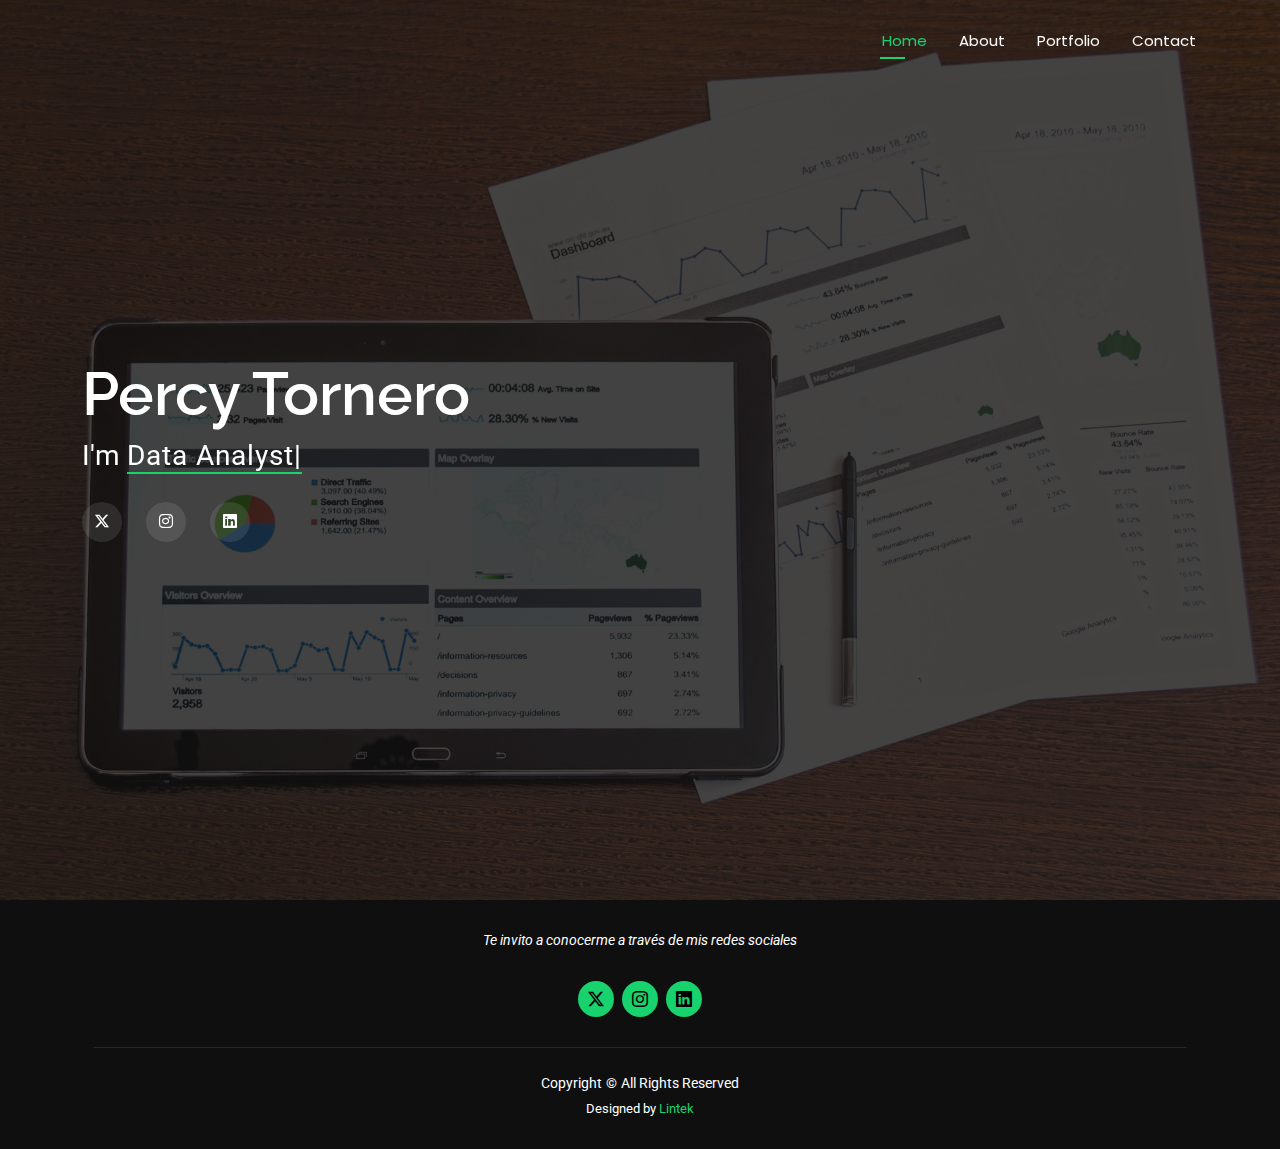
<file: index.html>
<!DOCTYPE html>
<html lang="en">

<head>
  <meta charset="utf-8">
  <meta content="width=device-width, initial-scale=1.0" name="viewport">
  <title>Index - Home</title>
  <meta name="description" content="">
  <meta name="keywords" content="">

  <!-- Favicons -->
  <link href="assets/img/barras.png" rel="icon">
  <link href="assets/img/apple-touch-icon.png" rel="apple-touch-icon">

  <!-- Fonts -->
  <link href="https://fonts.googleapis.com" rel="preconnect">
  <link href="https://fonts.gstatic.com" rel="preconnect" crossorigin>
  <link href="https://fonts.googleapis.com/css2?family=Roboto:ital,wght@0,100;0,300;0,400;0,500;0,700;0,900;1,100;1,300;1,400;1,500;1,700;1,900&family=Poppins:ital,wght@0,100;0,200;0,300;0,400;0,500;0,600;0,700;0,800;0,900;1,100;1,200;1,300;1,400;1,500;1,600;1,700;1,800;1,900&family=Raleway:ital,wght@0,100;0,200;0,300;0,400;0,500;0,600;0,700;0,800;0,900;1,100;1,200;1,300;1,400;1,500;1,600;1,700;1,800;1,900&display=swap" rel="stylesheet">

  <!-- Vendor CSS Files -->
  <link href="assets/vendor/bootstrap/css/bootstrap.min.css" rel="stylesheet">
  <link href="assets/vendor/bootstrap-icons/bootstrap-icons.css" rel="stylesheet">
  <link href="assets/vendor/aos/aos.css" rel="stylesheet">
  <link href="assets/vendor/swiper/swiper-bundle.min.css" rel="stylesheet">
  <link href="assets/vendor/glightbox/css/glightbox.min.css" rel="stylesheet">

  <!-- Main CSS File -->
  <link href="assets/css/main.css" rel="stylesheet">

</head>

<body class="index-page">

  <header id="header" class="header d-flex align-items-center fixed-top">
    <div class="container-fluid container-xl position-relative d-flex align-items-center justify-content-between">

      <a href="index.html" class="logo d-flex align-items-center">
        <!-- Uncomment the line below if you also wish to use an image logo -->
        <!-- <img src="assets/img/logo.png" alt=""> 
       <h1 class="sitename">Personal</h1>-->
      </a>

      <nav id="navmenu" class="navmenu">
        <ul>
          <li><a href="index.html" class="active">Home</a></li>
          <li><a href="about.html">About</a></li>
          <!--
          <li><a href="resume.html">Resume</a></li>
          <li><a href="services.html">Services</a></li>-->  
          <li><a href="portfolio.html">Portfolio</a></li>
          <!--
          <li class="dropdown"><a href="#"><span>Dropdown</span> <i class="bi bi-chevron-down toggle-dropdown"></i></a>
            <ul>
              <li><a href="#">Dropdown 1</a></li>
              <li class="dropdown"><a href="#"><span>Deep Dropdown</span> <i class="bi bi-chevron-down toggle-dropdown"></i></a>
                <ul>
                  <li><a href="#">Deep Dropdown 1</a></li>
                  <li><a href="#">Deep Dropdown 2</a></li>
                  <li><a href="#">Deep Dropdown 3</a></li>
                  <li><a href="#">Deep Dropdown 4</a></li>
                  <li><a href="#">Deep Dropdown 5</a></li>
                </ul>
              </li>
              <li><a href="#">Dropdown 2</a></li>
              <li><a href="#">Dropdown 3</a></li>
              <li><a href="#">Dropdown 4</a></li>
            </ul>
          </li>-->
          <li><a href="contact.html">Contact</a></li>
        </ul>
        <i class="mobile-nav-toggle d-xl-none bi bi-list"></i>
      </nav>

    </div>
  </header>

  <main class="main">

    <!-- Hero Section -->
    <section id="hero" class="hero section dark-background">

      <img src="assets/img/data4.jpg" alt="" data-aos="fade-in">

      <div class="container" data-aos="zoom-out" data-aos-delay="100">
        <h2>Percy Tornero</h2>
        <p>I'm <span class="typed" data-typed-items="Data Analyst">Data Analyst</span><span class="typed-cursor typed-cursor--blink"></span></p>
        <div class="social-links">
          <a href="#"><i class="bi bi-twitter-x"></i></a>
          <!--
          <a href="#"><i class="bi bi-facebook"></i></a>
        -->
          <a href="#"><i class="bi bi-instagram"></i></a>
          <a href="https://www.linkedin.com/in/percy-tornero-huaman-data-analyst/" target="_blank"><i class="bi bi-linkedin"></i></a>
        </div>
      </div>

    </section><!-- /Hero Section -->


  </main>

  <footer id="footer" class="footer dark-background">
    <div class="container">
      <!--<h3 class="sitename">Personal</h3> -->
      <p>Te invito a conocerme a través de mis redes sociales</p>
      <div class="social-links d-flex justify-content-center">
        <a href=""><i class="bi bi-twitter-x"></i></a>
       <!-- <a href=""><i class="bi bi-facebook"></i></a> -->
        <a href=""><i class="bi bi-instagram"></i></a>
        <!-- <a href=""><i class="bi bi-skype"></i></a> -->
        <a href=""><i class="bi bi-linkedin"></i></a>
      </div>
      <div class="container">
        <div class="copyright">
          <span>Copyright</span><strong class="px-1 sitename">©</strong><span>All Rights Reserved</span>
        </div>
        <div class="credits">
          <!-- All the links in the footer should remain intact. -->
          <!-- You can delete the links only if you've purchased the pro version. -->
          <!-- Licensing information: https://bootstrapmade.com/license/ -->
          <!-- Purchase the pro version with working PHP/AJAX contact form: [buy-url] -->
          Designed by <a href="">Lintek</a>
        </div>
      </div>
    </div>
  </footer>

  <!-- Scroll Top -->
  <a href="#" id="scroll-top" class="scroll-top d-flex align-items-center justify-content-center"><i class="bi bi-arrow-up-short"></i></a>

  <!-- Preloader -->
  <div id="preloader"></div>

  <!-- Vendor JS Files -->
  <script src="assets/vendor/bootstrap/js/bootstrap.bundle.min.js"></script>
  <script src="assets/vendor/php-email-form/validate.js"></script>
  <script src="assets/vendor/aos/aos.js"></script>
  <script src="assets/vendor/typed.js/typed.umd.js"></script>
  <script src="assets/vendor/purecounter/purecounter_vanilla.js"></script>
  <script src="assets/vendor/waypoints/noframework.waypoints.js"></script>
  <script src="assets/vendor/swiper/swiper-bundle.min.js"></script>
  <script src="assets/vendor/glightbox/js/glightbox.min.js"></script>
  <script src="assets/vendor/imagesloaded/imagesloaded.pkgd.min.js"></script>
  <script src="assets/vendor/isotope-layout/isotope.pkgd.min.js"></script>

  <!-- Main JS File -->
  <script src="assets/js/main.js"></script>

</body>

</html>
</file>
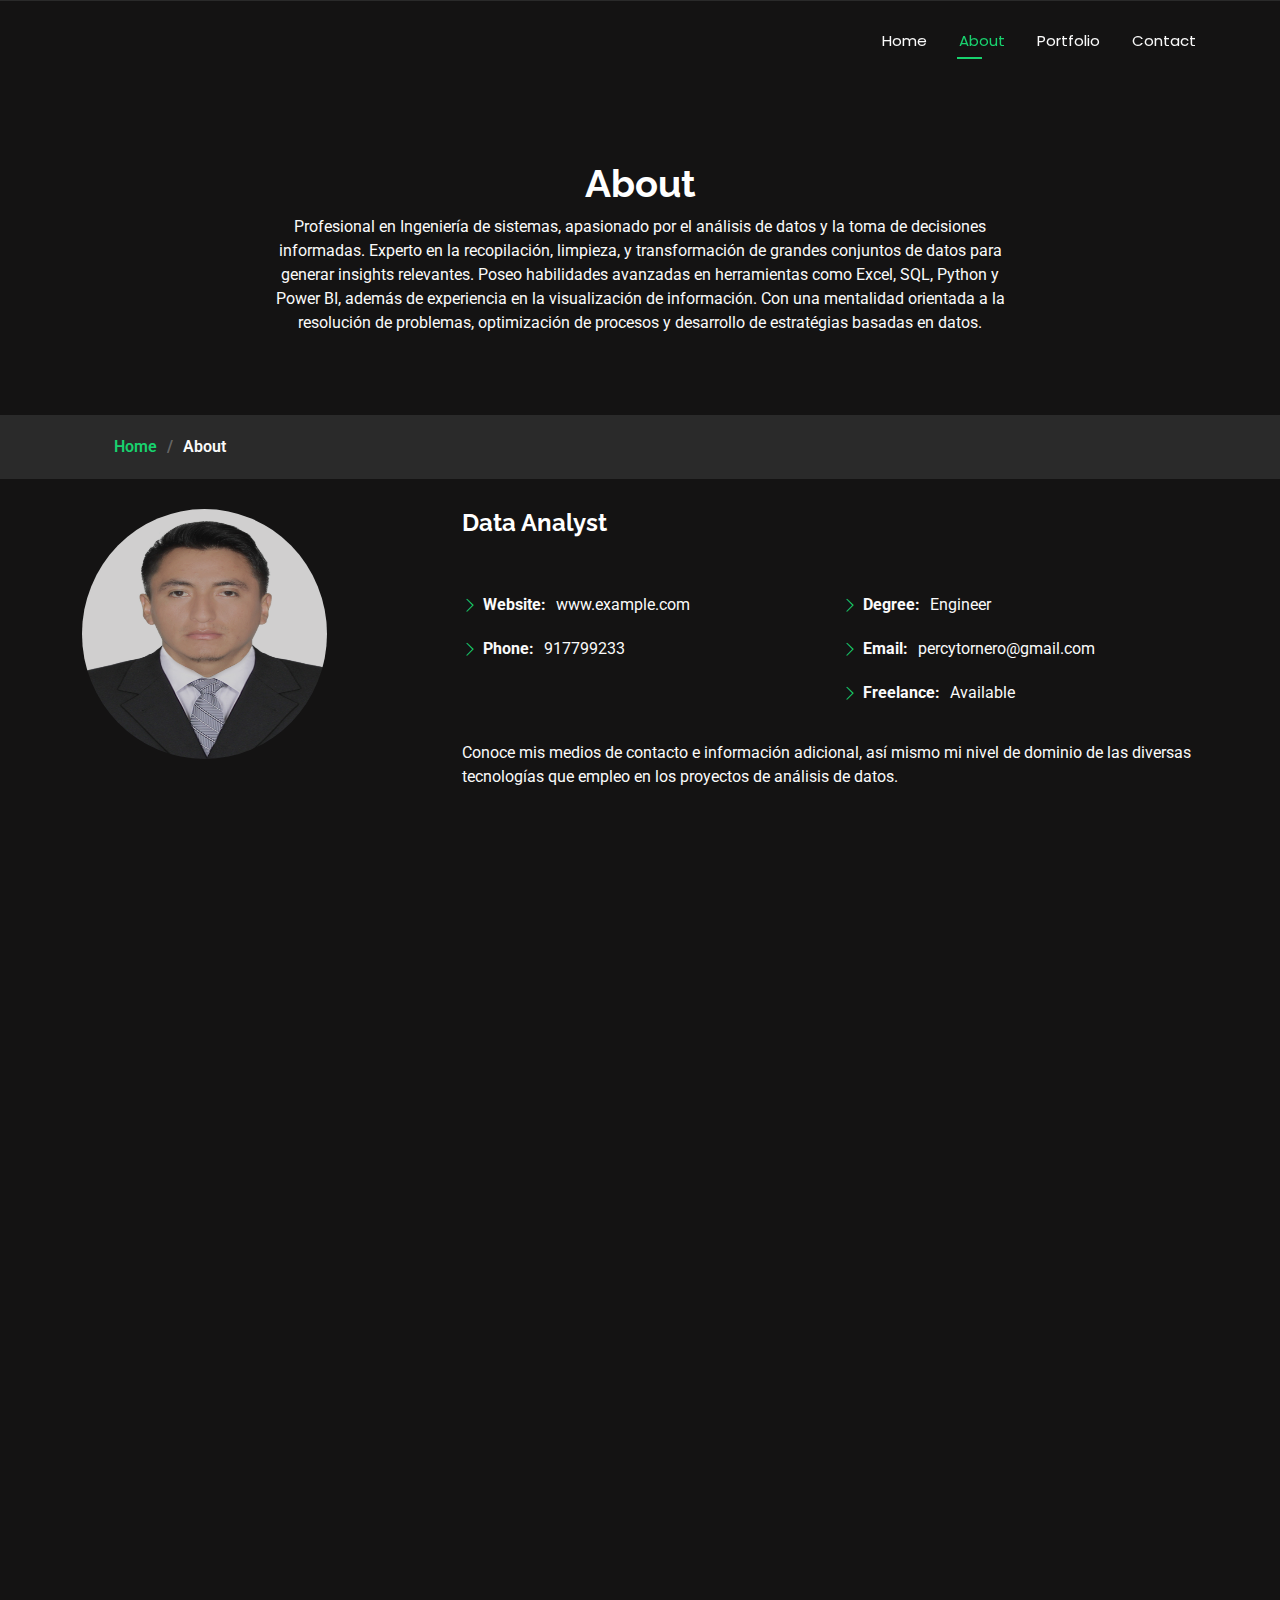
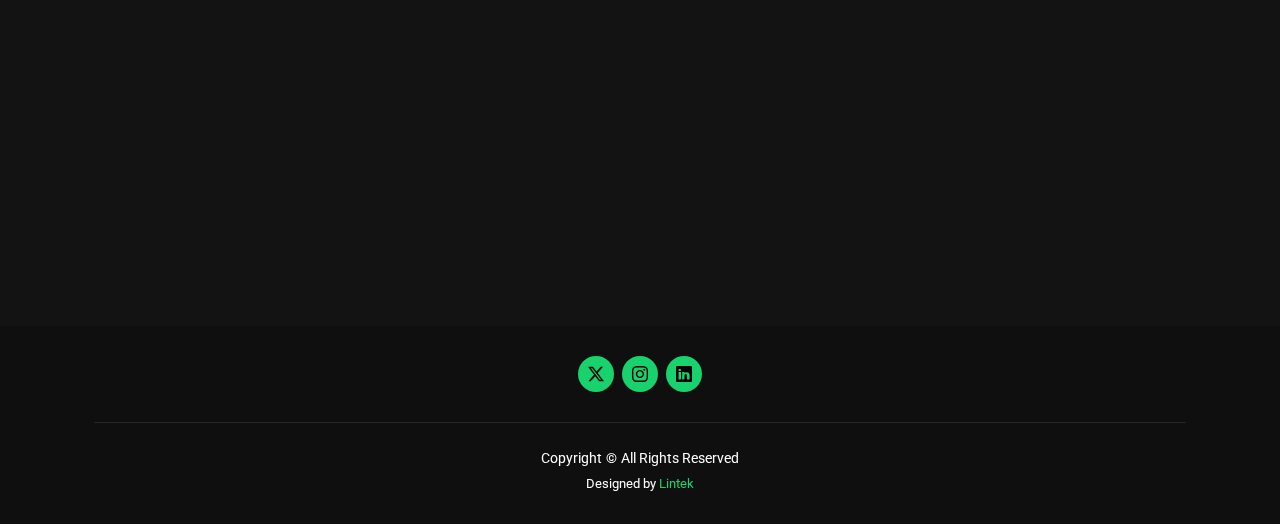
<file: about.html>
<!DOCTYPE html>
<html lang="en">

<head>
  <meta charset="utf-8">
  <meta content="width=device-width, initial-scale=1.0" name="viewport">
  <title>About - Portafolio</title>
  <meta name="description" content="">
  <meta name="keywords" content="">

  <!-- Favicons -->
  <link href="assets/img/barras.png" rel="icon">
  <link href="assets/img/apple-touch-icon.png" rel="apple-touch-icon">

  <!-- Fonts -->
  <link href="https://fonts.googleapis.com" rel="preconnect">
  <link href="https://fonts.gstatic.com" rel="preconnect" crossorigin>
  <link href="https://fonts.googleapis.com/css2?family=Roboto:ital,wght@0,100;0,300;0,400;0,500;0,700;0,900;1,100;1,300;1,400;1,500;1,700;1,900&family=Poppins:ital,wght@0,100;0,200;0,300;0,400;0,500;0,600;0,700;0,800;0,900;1,100;1,200;1,300;1,400;1,500;1,600;1,700;1,800;1,900&family=Raleway:ital,wght@0,100;0,200;0,300;0,400;0,500;0,600;0,700;0,800;0,900;1,100;1,200;1,300;1,400;1,500;1,600;1,700;1,800;1,900&display=swap" rel="stylesheet">
  <link href="https://cdn.jsdelivr.net/npm/bootstrap-icons/font/bootstrap-icons.css" rel="stylesheet">

  <!-- Vendor CSS Files -->
  <link href="assets/vendor/bootstrap/css/bootstrap.min.css" rel="stylesheet">
  <link href="assets/vendor/bootstrap-icons/bootstrap-icons.css" rel="stylesheet">
  <link href="assets/vendor/aos/aos.css" rel="stylesheet">
  <link href="assets/vendor/swiper/swiper-bundle.min.css" rel="stylesheet">
  <link href="assets/vendor/glightbox/css/glightbox.min.css" rel="stylesheet">

  <!-- Main CSS File -->
  <link href="assets/css/main.css" rel="stylesheet">

  <!-- =======================================================
  * Template Name: Personal
  * Template URL: https://bootstrapmade.com/personal-free-resume-bootstrap-template/
  * Updated: Nov 04 2024 with Bootstrap v5.3.3
  * Author: BootstrapMade.com
  * License: https://bootstrapmade.com/license/
  ======================================================== -->
</head>

<body class="about-page">

  <header id="header" class="header d-flex align-items-center fixed-top">
    <div class="container-fluid container-xl position-relative d-flex align-items-center justify-content-between">

      <a href="index.html" class="logo d-flex align-items-center">
        <!-- Uncomment the line below if you also wish to use an image logo -->
        <!-- <img src="assets/img/logo.png" alt=""> -->
      </a>

      <nav id="navmenu" class="navmenu">
        <ul>
          <li><a href="index.html">Home</a></li>
          <li><a href="about.html" class="active">About</a></li>
            <!--<li><a href="resume.html">Resume</a></li>
        <li><a href="services.html">Services</a></li> -->
          <li><a href="portfolio.html">Portfolio</a></li>
          <!--
          <li class="dropdown"><a href="#"><span>Dropdown</span> <i class="bi bi-chevron-down toggle-dropdown"></i></a>
            <ul>
              <li><a href="#">Dropdown 1</a></li>
              <li class="dropdown"><a href="#"><span>Deep Dropdown</span> <i class="bi bi-chevron-down toggle-dropdown"></i></a>
                <ul>
                  <li><a href="#">Deep Dropdown 1</a></li>
                  <li><a href="#">Deep Dropdown 2</a></li>
                  <li><a href="#">Deep Dropdown 3</a></li>
                  <li><a href="#">Deep Dropdown 4</a></li>
                  <li><a href="#">Deep Dropdown 5</a></li>
                </ul>
              </li>
              <li><a href="#">Dropdown 2</a></li>
              <li><a href="#">Dropdown 3</a></li>
              <li><a href="#">Dropdown 4</a></li>
            </ul>
          </li> -->
          <li><a href="contact.html">Contact</a></li>
        </ul>
        <i class="mobile-nav-toggle d-xl-none bi bi-list"></i>
      </nav>

    </div>
  </header>

  <main class="main">

    <!-- Page Title -->
    <div class="page-title" data-aos="fade">
      <div class="heading">
        <div class="container">
          <div class="row d-flex justify-content-center text-center">
            <div class="col-lg-8">
              <h1>About</h1>
              <p class="mb-0">
                Profesional en Ingeniería de sistemas, apasionado por el análisis de datos y la toma de decisiones informadas. Experto en la recopilación, limpieza, y transformación de grandes conjuntos de datos para generar insights relevantes. Poseo habilidades avanzadas en herramientas como Excel, SQL, Python y Power BI, además de experiencia en la visualización de información.
                Con una mentalidad orientada a la resolución de problemas, optimización de procesos y desarrollo de estratégias basadas en datos. 
              </p>
            </div>
          </div>
        </div>
      </div>
      <nav class="breadcrumbs">
        <div class="container">
          <ol>
            <li><a href="index.html">Home</a></li>
            <li class="current">About</li>
          </ol>
        </div>
      </nav>
    </div><!-- End Page Title -->

    <!-- About Section -->
    <section id="about" class="about section">

      <div class="container" data-aos="fade-up" data-aos-delay="100">

        <div class="row gy-4 justify-content-center">
          <div class="col-lg-4">
            <img src="assets/img/pth.jpg" class="img-fluid" alt="">
          </div>
          <div class="col-lg-8 content">
            <h2>Data Analyst</h2>
            <p class="fst-italic py-3">

            </p>
            <div class="row">
              <div class="col-lg-6">
                <ul>
                  <li><i class="bi bi-chevron-right"></i> <strong>Website:</strong> <span>www.example.com</span></li>
                  <li><i class="bi bi-chevron-right"></i> <strong>Phone:</strong> <span>917799233</span></li>
                </ul>
              </div>
              <div class="col-lg-6">
                <ul>
                  <li><i class="bi bi-chevron-right"></i> <strong>Degree:</strong> <span>Engineer</span></li>
                  <li><i class="bi bi-chevron-right"></i> <strong>Email:</strong> <span>percytornero@gmail.com</span></li>
                  <li><i class="bi bi-chevron-right"></i> <strong>Freelance:</strong> <span>Available</span></li>
                </ul>
              </div>
            </div>
            <p class="py-3">
              Conoce mis medios de contacto e información adicional, así mismo mi nivel de dominio de las diversas tecnologías que empleo en los proyectos de análisis de datos.
            </p>
          </div>
        </div>

      </div>

    </section><!-- /About Section -->

    <!-- Stats Section -->
  <!-- 
    <section id="stats" class="stats section">

      <div class="container" data-aos="fade-up" data-aos-delay="100">

        <div class="row gy-4">

          <div class="col-lg-3 col-md-6 d-flex flex-column align-items-center">
            <i class="bi bi-emoji-smile"></i>
            <div class="stats-item">
              <span data-purecounter-start="0" data-purecounter-end="232" data-purecounter-duration="1" class="purecounter"></span>
              <p>Happy Clients</p>
            </div>
          </div>
        

          <div class="col-lg-3 col-md-6 d-flex flex-column align-items-center">
            <i class="bi bi-journal-richtext"></i>
            <div class="stats-item">
              <span data-purecounter-start="0" data-purecounter-end="521" data-purecounter-duration="1" class="purecounter"></span>
              <p>Projects</p>
            </div>
          </div>

          <div class="col-lg-3 col-md-6 d-flex flex-column align-items-center">
            <i class="bi bi-headset"></i>
            <div class="stats-item">
              <span data-purecounter-start="0" data-purecounter-end="1463" data-purecounter-duration="1" class="purecounter"></span>
              <p>Hours Of Support</p>
            </div>
          </div>

          <div class="col-lg-3 col-md-6 d-flex flex-column align-items-center">
            <i class="bi bi-people"></i>
            <div class="stats-item">
              <span data-purecounter-start="0" data-purecounter-end="15" data-purecounter-duration="1" class="purecounter"></span>
              <p>Hard Workers</p>
            </div>
          </div>

        </div>

      </div>

    -->
  
    <!-- Skills Section -->
    <section id="skills" class="skills section">

      <!-- Section Title -->
      <div class="container section-title" data-aos="fade-up">
        <h2>Skills</h2>
        <div><span>My</span> <span class="description-title">Skills</span></div>
      </div><!-- End Section Title -->

      <div class="container" data-aos="fade-up" data-aos-delay="100">

        <div class="row skills-content skills-animation">

          <div class="col-lg-6">

            <div class="progress">
              <span class="skill"><span>SQL Server</span> <i class="val">85%</i></span>
              <div class="progress-bar-wrap">
                <div class="progress-bar" role="progressbar" aria-valuenow="85" aria-valuemin="0" aria-valuemax="100"></div>
              </div>
            </div><!-- End Skills Item -->

            <div class="progress">
              <span class="skill"><span>Power BI</span> <i class="val">90%</i></span>
              <div class="progress-bar-wrap">
                <div class="progress-bar" role="progressbar" aria-valuenow="90" aria-valuemin="0" aria-valuemax="100"></div>
              </div>
            </div><!-- End Skills Item -->

            <div class="progress">
              <span class="skill"><span>Python</span> <i class="val">85%</i></span>
              <div class="progress-bar-wrap">
                <div class="progress-bar" role="progressbar" aria-valuenow="85" aria-valuemin="0" aria-valuemax="100"></div>
              </div>
            </div><!-- End Skills Item -->

            <div class="progress">
              <span class="skill"><span>C#</span> <i class="val">60%</i></span>
              <div class="progress-bar-wrap">
                <div class="progress-bar" role="progressbar" aria-valuenow="60" aria-valuemin="0" aria-valuemax="100"></div>
              </div>
            </div><!-- End Skills Item -->

          </div>

          <div class="col-lg-6">

            <div class="progress">
              <span class="skill"><span>Excel</span> <i class="val">90%</i></span>
              <div class="progress-bar-wrap">
                <div class="progress-bar" role="progressbar" aria-valuenow="90" aria-valuemin="0" aria-valuemax="100"></div>
              </div>
            </div><!-- End Skills Item -->

            <div class="progress">
              <span class="skill"><span>WordPress/CMS</span> <i class="val">90%</i></span>
              <div class="progress-bar-wrap">
                <div class="progress-bar" role="progressbar" aria-valuenow="90" aria-valuemin="0" aria-valuemax="100"></div>
              </div>
            </div><!-- End Skills Item -->

            <div class="progress">
              <span class="skill"><span>Tableu</span> <i class="val">50%</i></span>
              <div class="progress-bar-wrap">
                <div class="progress-bar" role="progressbar" aria-valuenow="50" aria-valuemin="0" aria-valuemax="100"></div>
              </div>
            </div><!-- End Skills Item -->
            <div class="progress">
              <span class="skill"><span>Looker Studio</span> <i class="val">55%</i></span>
              <div class="progress-bar-wrap">
                <div class="progress-bar" role="progressbar" aria-valuenow="55" aria-valuemin="0" aria-valuemax="100"></div>
              </div>
            </div><!-- End Skills Item -->
          </div>

        </div>

      </div>

    </section><!-- /Skills Section -->

    <!-- Interests Section -->
    <section id="interests" class="interests section">

      <!-- Section Title -->
      <div class="container section-title" data-aos="fade-up">
        <h2>Features</h2>
        <div><span>I'm</span> <span class="description-title">interested in</span></div>
      </div><!-- End Section Title -->

      <div class="container">

        <div class="row gy-4">

          <div class="col-lg-3 col-md-4" data-aos="fade-up" data-aos-delay="100">
            <div class="features-item">
              <i class="bi bi-filetype-py" style="color: #ffbb2c;"></i>
              <h3><a href="" class="stretched-link">Data Science</a></h3>
            </div>
          </div><!-- End Feature Item -->

          <div class="col-lg-3 col-md-4" data-aos="fade-up" data-aos-delay="200">
            <div class="features-item">
              <i class="bi bi-database" style="color: #5578ff;"></i>
              <h3><a href="" class="stretched-link">Big Data</a></h3>
            </div>
          </div><!-- End Feature Item -->

          <div class="col-lg-3 col-md-4" data-aos="fade-up" data-aos-delay="300">
            <div class="features-item">
              <i class="bi bi-cpu-fill" style="color: #e80368;"></i>
              <h3><a href="" class="stretched-link">Machine Learning</a></h3>
            </div>
          </div><!-- End Feature Item -->

          <div class="col-lg-3 col-md-4" data-aos="fade-up" data-aos-delay="400">
            <div class="features-item">
              <i class="bi bi-bar-chart-line-fill" style="color: #e361ff;"></i>
              <h3><a href="" class="stretched-link">Data Visualization</a></h3>
            </div>
          </div><!-- End Feature Item -->

        </div>

      </div>

    </section><!-- /Interests Section -->




    <section id="portfolio" class="portfolio section">

      <!-- Section Title -->
      <div class="container section-title" data-aos="fade-up">
        <h2>Certification</h2>
        <div><span>Some of my</span> <span class="description-title">Certifications</span></div>
      </div><!-- End Section Title -->

      <div class="container">
        
          <div class="row gy-4 isotope-container" data-aos="fade-up" data-aos-delay="200">

            <div class="col-lg-4 col-md-6 portfolio-item isotope-item filter-app">
              <div class="portfolio-content h-100">
                <img src="assets/img/certifications/c1.jpg" class="img-fluid-2" alt="">
                <div class="portfolio-info">
                  <h4>Certificación 1</h4>
                  <p>MICROSOFT CERTIFIED: POWER BI DATA ANALYST ASSOCIATE</p>
                  <a href="assets/img/certifications/c1.jpg" title="" data-gallery="portfolio-gallery-app" class="glightbox preview-link"><i class="bi bi-zoom-in"></i></a>
                  <a href="https://learn.microsoft.com/api/credentials/share/es-es/PercyTorneroHuaman-5099/CC0021C3F558A228?sharingId=EC98F2937FF4A08D" target="_blank" title="More Details" class="details-link"><i class="bi bi-link-45deg"></i></a>
                </div>
              </div>
            </div><!-- End Portfolio Item -->

            <div class="col-lg-4 col-md-6 portfolio-item isotope-item filter-product">
              <div class="portfolio-content h-100">
                <img src="assets/img/certifications/c2.jpg" class="img-fluid-2" alt="">
                <div class="portfolio-info">
                  <h4>Certificación 2</h4>
                  <p>ESPECIALIZACIÓN EN PYTHON FOR ANALYTICS</p>
                  <a href="assets/img/certifications/c2.jpg" title="" data-gallery="portfolio-gallery-product" class="glightbox preview-link"><i class="bi bi-zoom-in"></i></a>
                  <a href="" target="_blank" title="More Details" class="details-link"><i class="bi bi-link-45deg"></i></a>
                </div>
              </div>
            </div><!-- End Portfolio Item -->

            <div class="col-lg-4 col-md-6 portfolio-item isotope-item filter-branding">
              <div class="portfolio-content h-100">
                <img src="assets/img/certifications/c3.jpg" class="img-fluid-2" alt="">
                <div class="portfolio-info">
                  <h4>Certificación 3</h4>
                  <p>BUSINESS INTELLIGENCE FOUNDATION</p>
                  <a href="assets/img/certifications/c3.jpg" title="" data-gallery="portfolio-gallery-branding" class="glightbox preview-link"><i class="bi bi-zoom-in"></i></a>
                  <a href="" target="_blank" title="More Details" class="details-link"><i class="bi bi-link-45deg"></i></a>
                </div>
              </div>
            </div><!-- End Portfolio Item -->

           
    </section>

  </main>

  <footer id="footer" class="footer dark-background">
    <div class="container">
      <div class="social-links d-flex justify-content-center">
        <a href=""><i class="bi bi-twitter-x"></i></a>
        <!-- <a href=""><i class="bi bi-facebook"></i></a> -->
         <a href=""><i class="bi bi-instagram"></i></a>
         <!-- <a href=""><i class="bi bi-skype"></i></a> -->
         <a href=""><i class="bi bi-linkedin"></i></a>
      </div>
      <div class="container">
        <div class="copyright">
          <span>Copyright</span><strong class="px-1 sitename">©</strong><span>All Rights Reserved</span>
        <div class="credits">
          <!-- All the links in the footer should remain intact. -->
          <!-- You can delete the links only if you've purchased the pro version. -->
          <!-- Licensing information: https://bootstrapmade.com/license/ -->
          <!-- Purchase the pro version with working PHP/AJAX contact form: [buy-url] -->
          Designed by <a href="">Lintek</a>
        </div>
      </div>
    </div>
  </footer>

  <!-- Scroll Top -->
  <a href="#" id="scroll-top" class="scroll-top d-flex align-items-center justify-content-center"><i class="bi bi-arrow-up-short"></i></a>

  <!-- Preloader -->
  <div id="preloader"></div>

  <!-- Vendor JS Files -->
  <script src="assets/vendor/bootstrap/js/bootstrap.bundle.min.js"></script>
  <script src="assets/vendor/php-email-form/validate.js"></script>
  <script src="assets/vendor/aos/aos.js"></script>
  <script src="assets/vendor/typed.js/typed.umd.js"></script>
  <script src="assets/vendor/purecounter/purecounter_vanilla.js"></script>
  <script src="assets/vendor/waypoints/noframework.waypoints.js"></script>
  <script src="assets/vendor/swiper/swiper-bundle.min.js"></script>
  <script src="assets/vendor/glightbox/js/glightbox.min.js"></script>
  <script src="assets/vendor/imagesloaded/imagesloaded.pkgd.min.js"></script>
  <script src="assets/vendor/isotope-layout/isotope.pkgd.min.js"></script>

  <!-- Main JS File -->
  <script src="assets/js/main.js"></script>

</body>

</html>
</file>
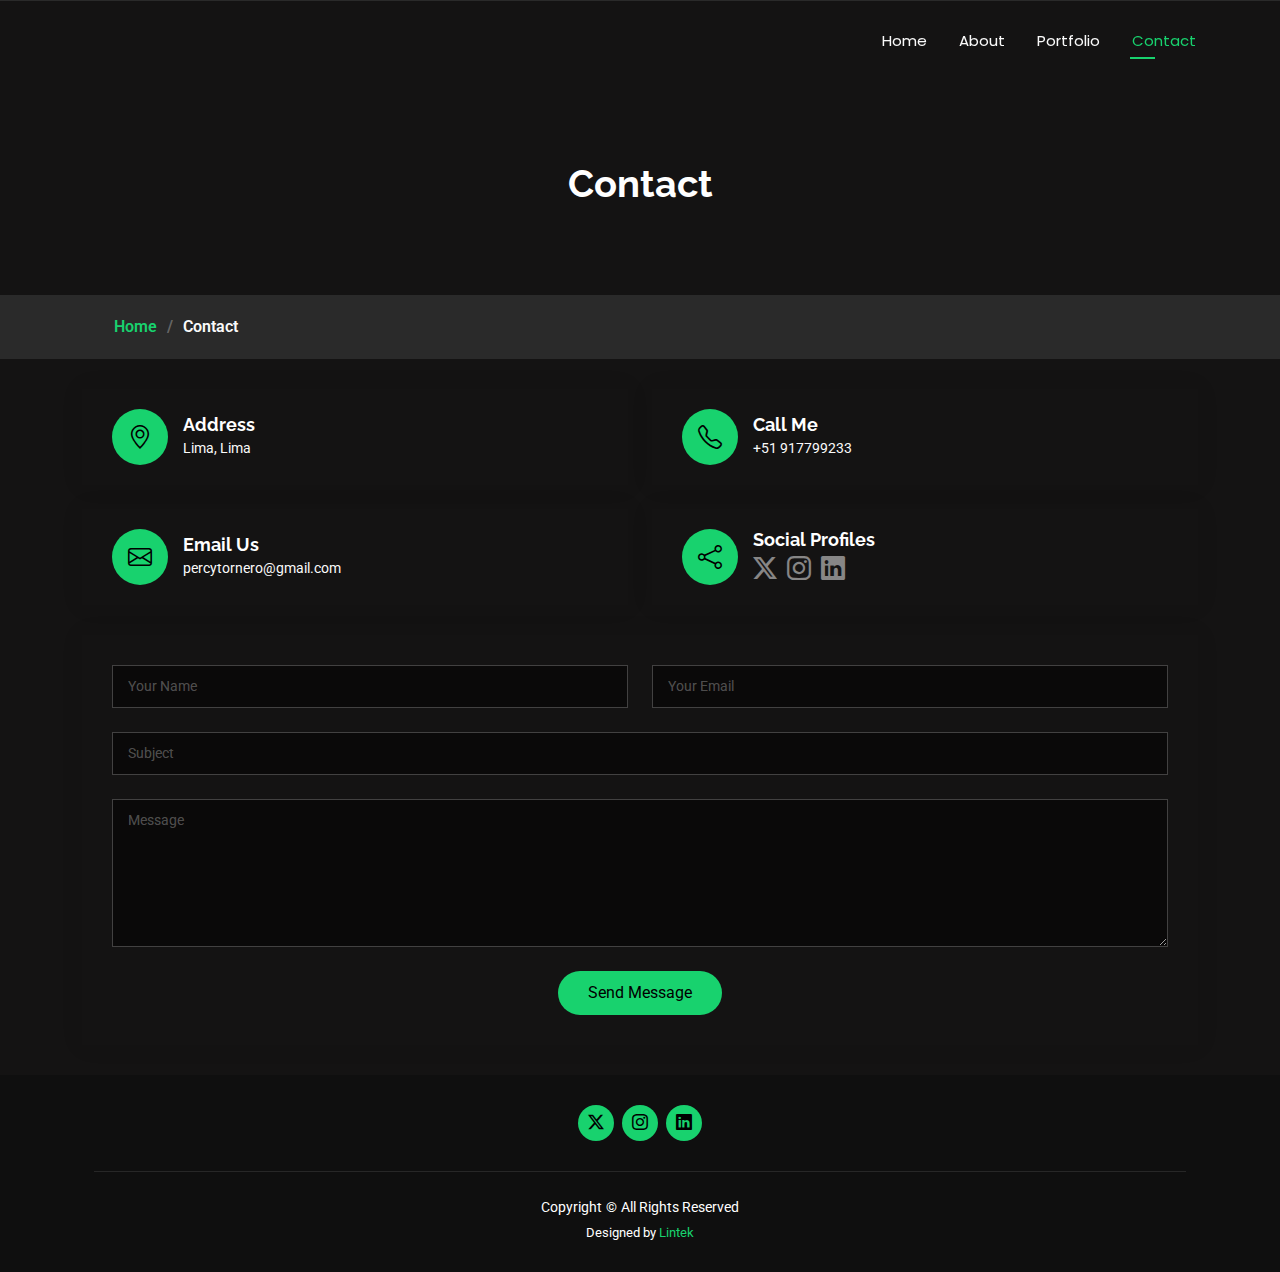
<file: contact.html>
<!DOCTYPE html>
<html lang="en">

<head>
  <meta charset="utf-8">
  <meta content="width=device-width, initial-scale=1.0" name="viewport">
  <title>Contact - Personal</title>
  <meta name="description" content="">
  <meta name="keywords" content="">

  <!-- Favicons -->
  <link href="assets/img/barras.png" rel="icon">
  <link href="assets/img/apple-touch-icon.png" rel="apple-touch-icon">

  <!-- Fonts -->
  <link href="https://fonts.googleapis.com" rel="preconnect">
  <link href="https://fonts.gstatic.com" rel="preconnect" crossorigin>
  <link href="https://fonts.googleapis.com/css2?family=Roboto:ital,wght@0,100;0,300;0,400;0,500;0,700;0,900;1,100;1,300;1,400;1,500;1,700;1,900&family=Poppins:ital,wght@0,100;0,200;0,300;0,400;0,500;0,600;0,700;0,800;0,900;1,100;1,200;1,300;1,400;1,500;1,600;1,700;1,800;1,900&family=Raleway:ital,wght@0,100;0,200;0,300;0,400;0,500;0,600;0,700;0,800;0,900;1,100;1,200;1,300;1,400;1,500;1,600;1,700;1,800;1,900&display=swap" rel="stylesheet">

  <!-- Vendor CSS Files -->
  <link href="assets/vendor/bootstrap/css/bootstrap.min.css" rel="stylesheet">
  <link href="assets/vendor/bootstrap-icons/bootstrap-icons.css" rel="stylesheet">
  <link href="assets/vendor/aos/aos.css" rel="stylesheet">
  <link href="assets/vendor/swiper/swiper-bundle.min.css" rel="stylesheet">
  <link href="assets/vendor/glightbox/css/glightbox.min.css" rel="stylesheet">

  <!-- Main CSS File -->
  <link href="assets/css/main.css" rel="stylesheet">

  <!-- =======================================================
  * Template Name: Personal
  * Template URL: https://bootstrapmade.com/personal-free-resume-bootstrap-template/
  * Updated: Nov 04 2024 with Bootstrap v5.3.3
  * Author: BootstrapMade.com
  * License: https://bootstrapmade.com/license/
  ======================================================== -->
</head>

<body class="contact-page">

  <header id="header" class="header d-flex align-items-center fixed-top">
    <div class="container-fluid container-xl position-relative d-flex align-items-center justify-content-between">

      <a href="index.html" class="logo d-flex align-items-center">
        <!-- Uncomment the line below if you also wish to use an image logo -->
        <!-- <img src="assets/img/logo.png" alt=""> -->

      </a>

      <nav id="navmenu" class="navmenu">
        <ul>
          <li><a href="index.html">Home</a></li>
          <li><a href="about.html">About</a></li>
               <!--
          <li><a href="resume.html">Resume</a></li>
     
          <li><a href="services.html">Services</a></li>
        -->
          <li><a href="portfolio.html">Portfolio</a></li>
          <!--
          <li class="dropdown"><a href="#"><span>Dropdown</span> <i class="bi bi-chevron-down toggle-dropdown"></i></a>
            <ul>
              <li><a href="#">Dropdown 1</a></li>
              <li class="dropdown"><a href="#"><span>Deep Dropdown</span> <i class="bi bi-chevron-down toggle-dropdown"></i></a>
                <ul>
                  <li><a href="#">Deep Dropdown 1</a></li>
                  <li><a href="#">Deep Dropdown 2</a></li>
                  <li><a href="#">Deep Dropdown 3</a></li>
                  <li><a href="#">Deep Dropdown 4</a></li>
                  <li><a href="#">Deep Dropdown 5</a></li>
                </ul>
              </li>
              <li><a href="#">Dropdown 2</a></li>
              <li><a href="#">Dropdown 3</a></li>
              <li><a href="#">Dropdown 4</a></li>
            </ul>
          </li> -->
          <li><a href="contact.html" class="active">Contact</a></li>
        </ul>
        <i class="mobile-nav-toggle d-xl-none bi bi-list"></i>
      </nav>

    </div>
  </header>

  <main class="main">

    <!-- Page Title -->
    <div class="page-title" data-aos="fade">
      <div class="heading">
        <div class="container">
          <div class="row d-flex justify-content-center text-center">
            <div class="col-lg-8">
              <h1>Contact</h1>
              <p class="mb-0"></p>
            </div>
          </div>
        </div>
      </div>
      <nav class="breadcrumbs">
        <div class="container">
          <ol>
            <li><a href="index.html">Home</a></li>
            <li class="current">Contact</li>
          </ol>
        </div>
      </nav>
    </div><!-- End Page Title -->

    <!-- Contact Section -->
    <section id="contact" class="contact section">

      <div class="container" data-aos="fade-up" data-aos-delay="100">

        <div class="row gy-4">

          <div class="col-md-6">
            <div class="info-item d-flex align-items-center" data-aos="fade-up" data-aos-delay="200">
              <i class="icon bi bi-geo-alt flex-shrink-0"></i>
              <div>
                <h3>Address</h3>
                <p>Lima, Lima</p>
              </div>
            </div>
          </div><!-- End Info Item -->

          <div class="col-md-6">
            <div class="info-item d-flex align-items-center" data-aos="fade-up" data-aos-delay="300">
              <i class="icon bi bi-telephone flex-shrink-0"></i>
              <div>
                <h3>Call Me</h3>
                <p>+51 917799233</p>
              </div>
            </div>
          </div><!-- End Info Item -->

          <div class="col-md-6">
            <div class="info-item d-flex align-items-center" data-aos="fade-up" data-aos-delay="400">
              <i class="icon bi bi-envelope flex-shrink-0"></i>
              <div>
                <h3>Email Us</h3>
                <p>percytornero@gmail.com</p>
              </div>
            </div>
          </div><!-- End Info Item -->

          <div class="col-md-6">
            <div class="info-item d-flex align-items-center" data-aos="fade-up" data-aos-delay="500">
              <i class="icon bi bi-share flex-shrink-0"></i>
              <div>
                <h3>Social Profiles</h3>
                <div class="social-links">
                  <a href=""><i class="bi bi-twitter-x"></i></a>
                  <!-- <a href=""><i class="bi bi-facebook"></i></a> -->
                  <a href=""><i class="bi bi-instagram"></i></a>
                  <!-- <a href=""><i class="bi bi-skype"></i></a> -->
                  <a href=""><i class="bi bi-linkedin"></i></a>
                </div>
              </div>
            </div>
          </div><!-- End Info Item -->

        </div>

        <form action="forms/contact.php" method="post" class="php-email-form" data-aos="fade-up" data-aos-delay="600">
          <div class="row gy-4">

            <div class="col-md-6">
              <input type="text" name="name" class="form-control" placeholder="Your Name" required="">
            </div>

            <div class="col-md-6 ">
              <input type="email" class="form-control" name="email" placeholder="Your Email" required="">
            </div>

            <div class="col-md-12">
              <input type="text" class="form-control" name="subject" placeholder="Subject" required="">
            </div>

            <div class="col-md-12">
              <textarea class="form-control" name="message" rows="6" placeholder="Message" required=""></textarea>
            </div>

            <div class="col-md-12 text-center">
              <div class="loading">Loading</div>
              <div class="error-message"></div>
              <div class="sent-message">Your message has been sent. Thank you!</div>

              <button type="submit">Send Message</button>
            </div>

          </div>
        </form><!-- End Contact Form -->

      </div>

    </section><!-- /Contact Section -->

  </main>

  <footer id="footer" class="footer dark-background">
    <div class="container">
      <div class="social-links d-flex justify-content-center">
        <a href=""><i class="bi bi-twitter-x"></i></a>
        <!-- <a href=""><i class="bi bi-facebook"></i></a> -->
        <a href=""><i class="bi bi-instagram"></i></a>
        <!-- <a href=""><i class="bi bi-skype"></i></a> -->
        <a href=""><i class="bi bi-linkedin"></i></a>
      </div>
      <div class="container">
        <div class="copyright">
          <span>Copyright</span><strong class="px-1 sitename">©</strong><span>All Rights Reserved</span>
        </div>
        <div class="credits">
          <!-- All the links in the footer should remain intact. -->
          <!-- You can delete the links only if you've purchased the pro version. -->
          <!-- Licensing information: https://bootstrapmade.com/license/ -->
          <!-- Purchase the pro version with working PHP/AJAX contact form: [buy-url] -->
          Designed by <a href="">Lintek</a>
        </div>
      </div>
    </div>
  </footer>

  <!-- Scroll Top -->
  <a href="#" id="scroll-top" class="scroll-top d-flex align-items-center justify-content-center"><i class="bi bi-arrow-up-short"></i></a>

  <!-- Preloader -->
  <div id="preloader"></div>

  <!-- Vendor JS Files -->
  <script src="assets/vendor/bootstrap/js/bootstrap.bundle.min.js"></script>
  <script src="assets/vendor/php-email-form/validate.js"></script>
  <script src="assets/vendor/aos/aos.js"></script>
  <script src="assets/vendor/typed.js/typed.umd.js"></script>
  <script src="assets/vendor/purecounter/purecounter_vanilla.js"></script>
  <script src="assets/vendor/waypoints/noframework.waypoints.js"></script>
  <script src="assets/vendor/swiper/swiper-bundle.min.js"></script>
  <script src="assets/vendor/glightbox/js/glightbox.min.js"></script>
  <script src="assets/vendor/imagesloaded/imagesloaded.pkgd.min.js"></script>
  <script src="assets/vendor/isotope-layout/isotope.pkgd.min.js"></script>

  <!-- Main JS File -->
  <script src="assets/js/main.js"></script>

</body>

</html>
</file>
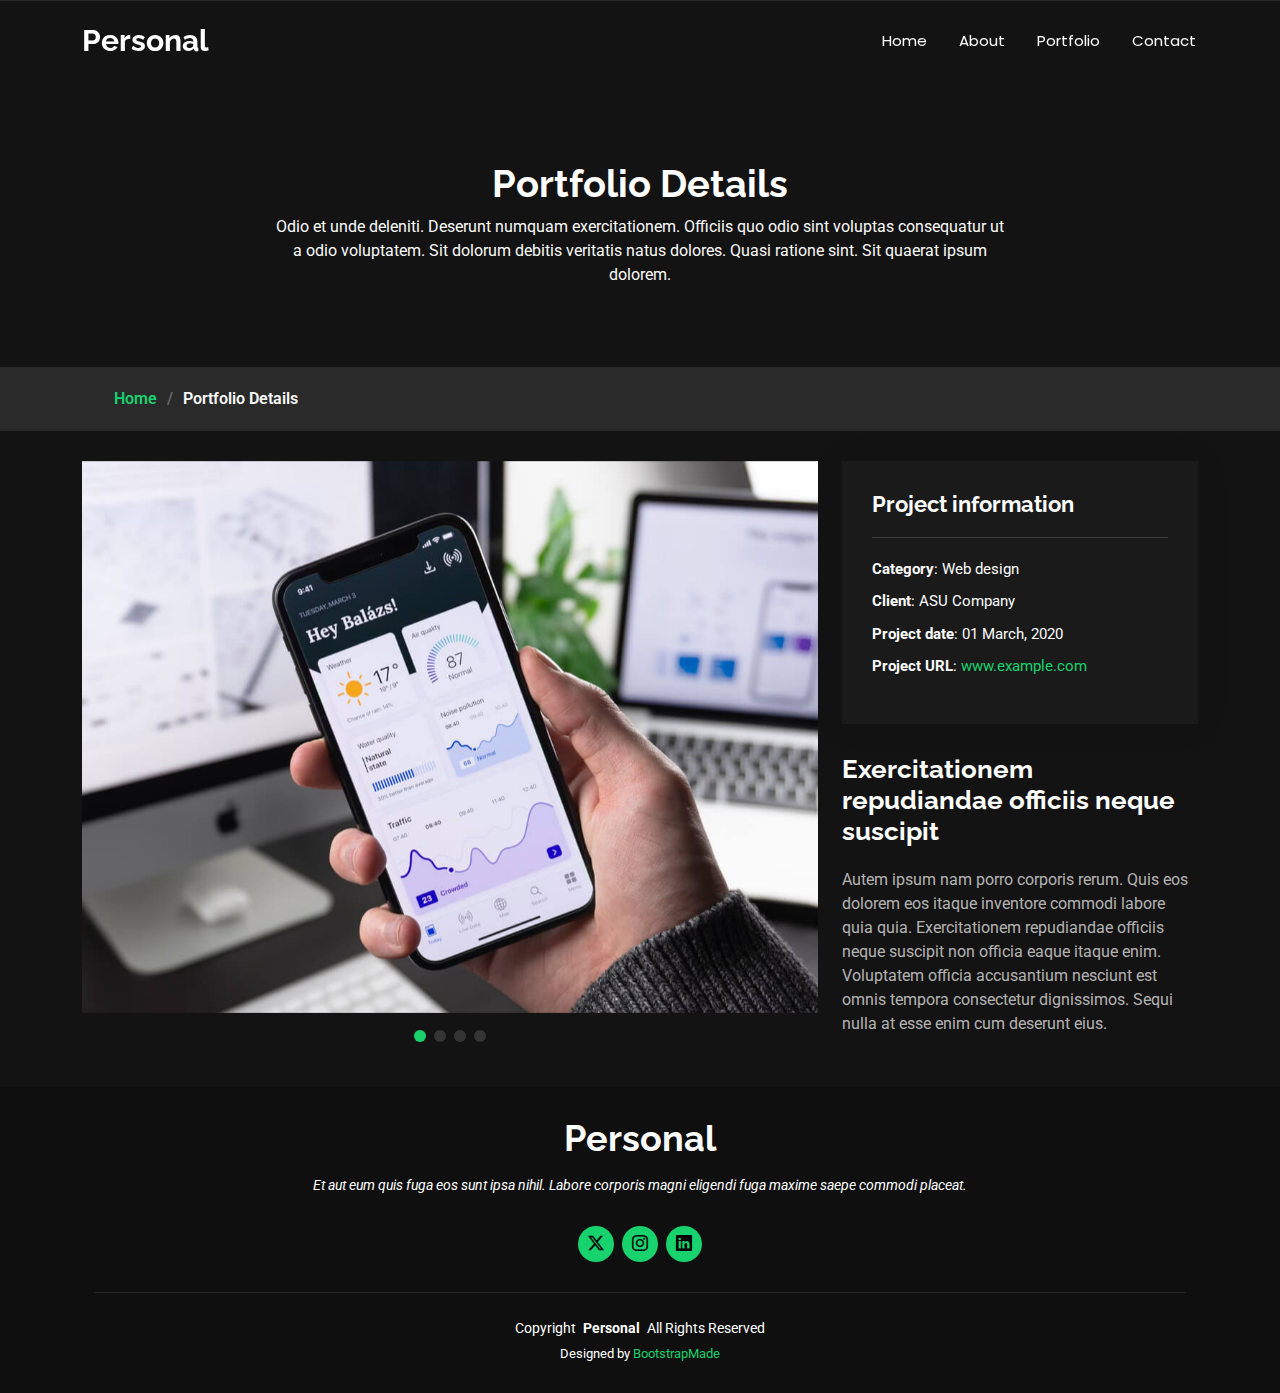
<file: portfolio-details.html>
<!DOCTYPE html>
<html lang="en">

<head>
  <meta charset="utf-8">
  <meta content="width=device-width, initial-scale=1.0" name="viewport">
  <title>Portfolio Details</title>
  <meta name="description" content="">
  <meta name="keywords" content="">

  <!-- Favicons -->
  <link href="assets/img/favicon.png" rel="icon">
  <link href="assets/img/apple-touch-icon.png" rel="apple-touch-icon">

  <!-- Fonts -->
  <link href="https://fonts.googleapis.com" rel="preconnect">
  <link href="https://fonts.gstatic.com" rel="preconnect" crossorigin>
  <link href="https://fonts.googleapis.com/css2?family=Roboto:ital,wght@0,100;0,300;0,400;0,500;0,700;0,900;1,100;1,300;1,400;1,500;1,700;1,900&family=Poppins:ital,wght@0,100;0,200;0,300;0,400;0,500;0,600;0,700;0,800;0,900;1,100;1,200;1,300;1,400;1,500;1,600;1,700;1,800;1,900&family=Raleway:ital,wght@0,100;0,200;0,300;0,400;0,500;0,600;0,700;0,800;0,900;1,100;1,200;1,300;1,400;1,500;1,600;1,700;1,800;1,900&display=swap" rel="stylesheet">

  <!-- Vendor CSS Files -->
  <link href="assets/vendor/bootstrap/css/bootstrap.min.css" rel="stylesheet">
  <link href="assets/vendor/bootstrap-icons/bootstrap-icons.css" rel="stylesheet">
  <link href="assets/vendor/aos/aos.css" rel="stylesheet">
  <link href="assets/vendor/swiper/swiper-bundle.min.css" rel="stylesheet">
  <link href="assets/vendor/glightbox/css/glightbox.min.css" rel="stylesheet">

  <!-- Main CSS File -->
  <link href="assets/css/main.css" rel="stylesheet">

  <!-- =======================================================
  * Template Name: Personal
  * Template URL: https://bootstrapmade.com/personal-free-resume-bootstrap-template/
  * Updated: Nov 04 2024 with Bootstrap v5.3.3
  * Author: BootstrapMade.com
  * License: https://bootstrapmade.com/license/
  ======================================================== -->
</head>

<body class="portfolio-details-page">

  <header id="header" class="header d-flex align-items-center fixed-top">
    <div class="container-fluid container-xl position-relative d-flex align-items-center justify-content-between">

      <a href="index.html" class="logo d-flex align-items-center">
        <!-- Uncomment the line below if you also wish to use an image logo -->
        <!-- <img src="assets/img/logo.png" alt=""> -->
        <h1 class="sitename">Personal</h1>
      </a>

      <nav id="navmenu" class="navmenu">
        <ul>
          <li><a href="index.html">Home</a></li>
          <li><a href="about.html">About</a></li>
            <!-- 
          <li><a href="resume.html">Resume</a></li>
          <li><a href="services.html">Services</a></li> -->
          <li><a href="portfolio.html">Portfolio</a></li>

          <!-- 
          <li class="dropdown"><a href="#"><span>Dropdown</span> <i class="bi bi-chevron-down toggle-dropdown"></i></a>
            <ul>
              <li><a href="#">Dropdown 1</a></li>
              <li class="dropdown"><a href="#"><span>Deep Dropdown</span> <i class="bi bi-chevron-down toggle-dropdown"></i></a>
                <ul>
                  <li><a href="#">Deep Dropdown 1</a></li>
                  <li><a href="#">Deep Dropdown 2</a></li>
                  <li><a href="#">Deep Dropdown 3</a></li>
                  <li><a href="#">Deep Dropdown 4</a></li>
                  <li><a href="#">Deep Dropdown 5</a></li>
                </ul>
              </li>
              <li><a href="#">Dropdown 2</a></li>
              <li><a href="#">Dropdown 3</a></li>
              <li><a href="#">Dropdown 4</a></li>
            </ul>
          </li>
        -->
          <li><a href="contact.html">Contact</a></li>
        </ul>
        <i class="mobile-nav-toggle d-xl-none bi bi-list"></i>
      </nav>

    </div>
  </header>

  <main class="main">

    <!-- Page Title -->
    <div class="page-title" data-aos="fade">
      <div class="heading">
        <div class="container">
          <div class="row d-flex justify-content-center text-center">
            <div class="col-lg-8">
              <h1>Portfolio Details</h1>
              <p class="mb-0">Odio et unde deleniti. Deserunt numquam exercitationem. Officiis quo odio sint voluptas consequatur ut a odio voluptatem. Sit dolorum debitis veritatis natus dolores. Quasi ratione sint. Sit quaerat ipsum dolorem.</p>
            </div>
          </div>
        </div>
      </div>
      <nav class="breadcrumbs">
        <div class="container">
          <ol>
            <li><a href="index.html">Home</a></li>
            <li class="current">Portfolio Details</li>
          </ol>
        </div>
      </nav>
    </div><!-- End Page Title -->

    <!-- Portfolio Details Section -->
    <section id="portfolio-details" class="portfolio-details section">

      <div class="container" data-aos="fade-up" data-aos-delay="100">

        <div class="row gy-4">

          <div class="col-lg-8">
            <div class="portfolio-details-slider swiper init-swiper">

              <script type="application/json" class="swiper-config">
                {
                  "loop": true,
                  "speed": 600,
                  "autoplay": {
                    "delay": 5000
                  },
                  "slidesPerView": "auto",
                  "pagination": {
                    "el": ".swiper-pagination",
                    "type": "bullets",
                    "clickable": true
                  }
                }
              </script>

              <div class="swiper-wrapper align-items-center">

                <div class="swiper-slide">
                  <img src="assets/img/portfolio/app-1.jpg" alt="">
                </div>

                <div class="swiper-slide">
                  <img src="assets/img/portfolio/product-1.jpg" alt="">
                </div>

                <div class="swiper-slide">
                  <img src="assets/img/portfolio/branding-1.jpg" alt="">
                </div>

                <div class="swiper-slide">
                  <img src="assets/img/portfolio/books-1.jpg" alt="">
                </div>

              </div>
              <div class="swiper-pagination"></div>
            </div>
          </div>

          <div class="col-lg-4">
            <div class="portfolio-info" data-aos="fade-up" data-aos-delay="200">
              <h3>Project information</h3>
              <ul>
                <li><strong>Category</strong>: Web design</li>
                <li><strong>Client</strong>: ASU Company</li>
                <li><strong>Project date</strong>: 01 March, 2020</li>
                <li><strong>Project URL</strong>: <a href="#">www.example.com</a></li>
              </ul>
            </div>
            <div class="portfolio-description" data-aos="fade-up" data-aos-delay="300">
              <h2>Exercitationem repudiandae officiis neque suscipit</h2>
              <p>
                Autem ipsum nam porro corporis rerum. Quis eos dolorem eos itaque inventore commodi labore quia quia. Exercitationem repudiandae officiis neque suscipit non officia eaque itaque enim. Voluptatem officia accusantium nesciunt est omnis tempora consectetur dignissimos. Sequi nulla at esse enim cum deserunt eius.
              </p>
            </div>
          </div>

        </div>

      </div>

    </section><!-- /Portfolio Details Section -->

  </main>

  <footer id="footer" class="footer dark-background">
    <div class="container">
      <h3 class="sitename">Personal</h3>
      <p>Et aut eum quis fuga eos sunt ipsa nihil. Labore corporis magni eligendi fuga maxime saepe commodi placeat.</p>
      <div class="social-links d-flex justify-content-center">
        <a href=""><i class="bi bi-twitter-x"></i></a>
        <!-- <a href=""><i class="bi bi-facebook"></i></a> -->
         <a href=""><i class="bi bi-instagram"></i></a>
         <!-- <a href=""><i class="bi bi-skype"></i></a> -->
         <a href=""><i class="bi bi-linkedin"></i></a>
      </div>
      <div class="container">
        <div class="copyright">
          <span>Copyright</span> <strong class="px-1 sitename">Personal</strong> <span>All Rights Reserved</span>
        </div>
        <div class="credits">
          <!-- All the links in the footer should remain intact. -->
          <!-- You can delete the links only if you've purchased the pro version. -->
          <!-- Licensing information: https://bootstrapmade.com/license/ -->
          <!-- Purchase the pro version with working PHP/AJAX contact form: [buy-url] -->
          Designed by <a href="https://bootstrapmade.com/">BootstrapMade</a>
        </div>
      </div>
    </div>
  </footer>

  <!-- Scroll Top -->
  <a href="#" id="scroll-top" class="scroll-top d-flex align-items-center justify-content-center"><i class="bi bi-arrow-up-short"></i></a>

  <!-- Preloader -->
  <div id="preloader"></div>

  <!-- Vendor JS Files -->
  <script src="assets/vendor/bootstrap/js/bootstrap.bundle.min.js"></script>
  <script src="assets/vendor/php-email-form/validate.js"></script>
  <script src="assets/vendor/aos/aos.js"></script>
  <script src="assets/vendor/typed.js/typed.umd.js"></script>
  <script src="assets/vendor/purecounter/purecounter_vanilla.js"></script>
  <script src="assets/vendor/waypoints/noframework.waypoints.js"></script>
  <script src="assets/vendor/swiper/swiper-bundle.min.js"></script>
  <script src="assets/vendor/glightbox/js/glightbox.min.js"></script>
  <script src="assets/vendor/imagesloaded/imagesloaded.pkgd.min.js"></script>
  <script src="assets/vendor/isotope-layout/isotope.pkgd.min.js"></script>

  <!-- Main JS File -->
  <script src="assets/js/main.js"></script>

</body>

</html>
</file>
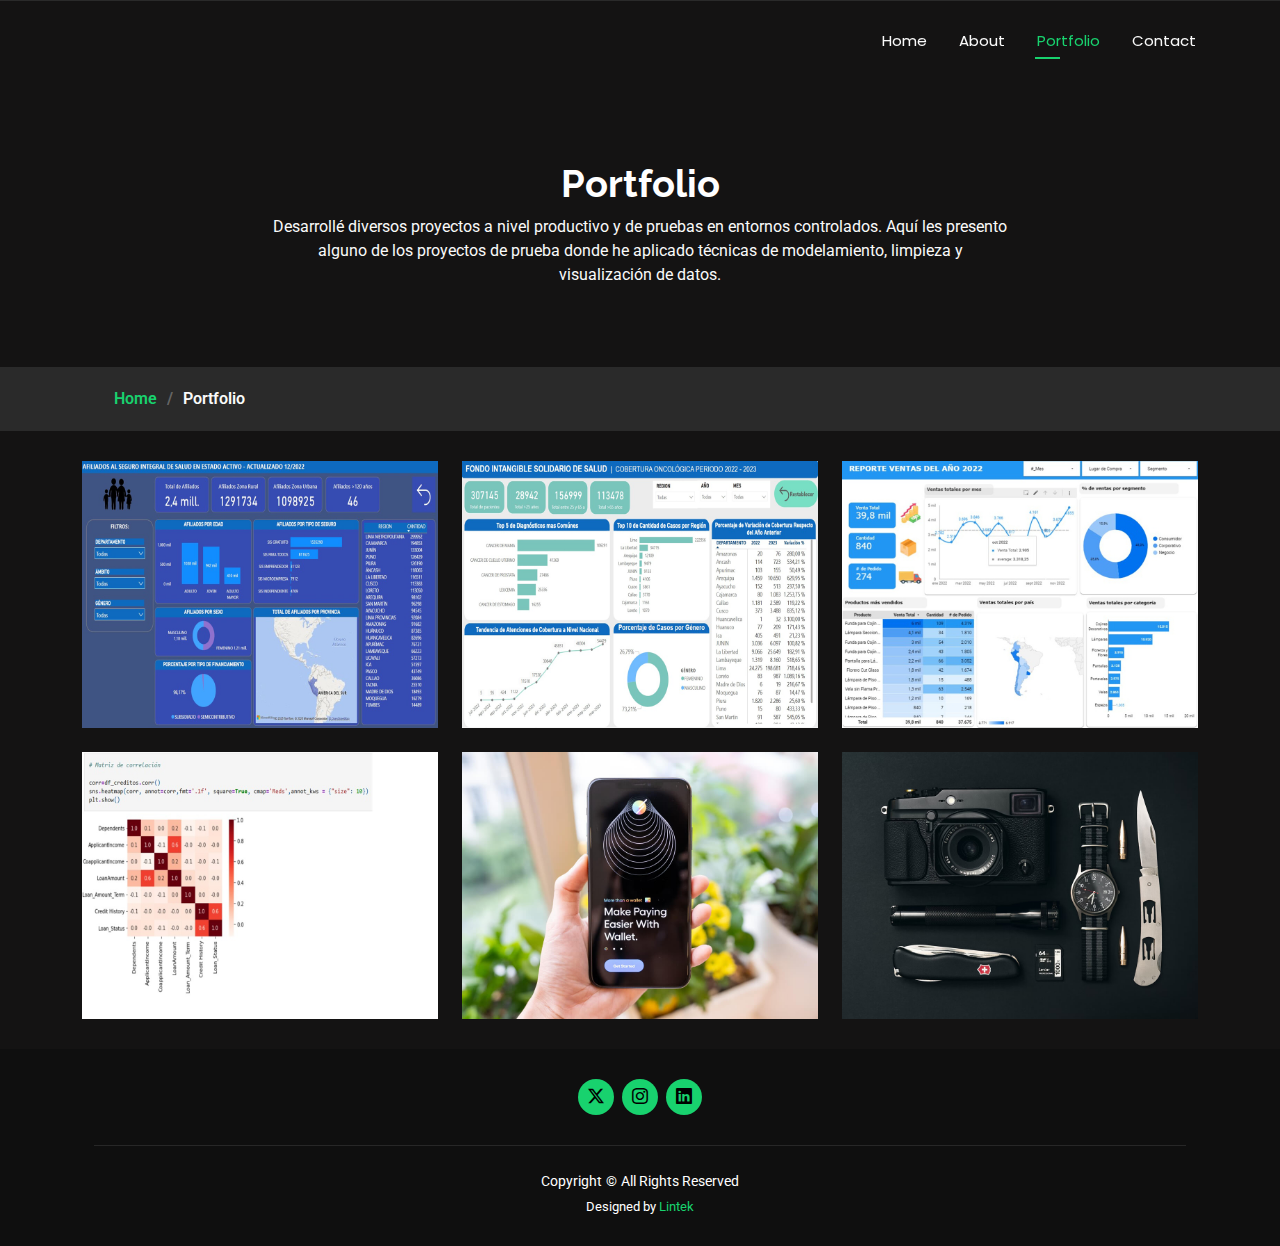
<file: portfolio.html>
<!DOCTYPE html>
<html lang="en">

<head>
  <meta charset="utf-8">
  <meta content="width=device-width, initial-scale=1.0" name="viewport">
  <title>Portfolio - Personal </title>
  <meta name="description" content="">
  <meta name="keywords" content="">

  <!-- Favicons -->
  <link href="assets/img/barras.png" rel="icon">
  <link href="assets/img/apple-touch-icon.png" rel="apple-touch-icon">

  <!-- Fonts -->
  <link href="https://fonts.googleapis.com" rel="preconnect">
  <link href="https://fonts.gstatic.com" rel="preconnect" crossorigin>
  <link href="https://fonts.googleapis.com/css2?family=Roboto:ital,wght@0,100;0,300;0,400;0,500;0,700;0,900;1,100;1,300;1,400;1,500;1,700;1,900&family=Poppins:ital,wght@0,100;0,200;0,300;0,400;0,500;0,600;0,700;0,800;0,900;1,100;1,200;1,300;1,400;1,500;1,600;1,700;1,800;1,900&family=Raleway:ital,wght@0,100;0,200;0,300;0,400;0,500;0,600;0,700;0,800;0,900;1,100;1,200;1,300;1,400;1,500;1,600;1,700;1,800;1,900&display=swap" rel="stylesheet">

  <!-- Vendor CSS Files -->
  <link href="assets/vendor/bootstrap/css/bootstrap.min.css" rel="stylesheet">
  <link href="assets/vendor/bootstrap-icons/bootstrap-icons.css" rel="stylesheet">
  <link href="assets/vendor/aos/aos.css" rel="stylesheet">
  <link href="assets/vendor/swiper/swiper-bundle.min.css" rel="stylesheet">
  <link href="assets/vendor/glightbox/css/glightbox.min.css" rel="stylesheet">

  <!-- Main CSS File -->
  <link href="assets/css/main.css" rel="stylesheet">

  <!-- =======================================================
  * Template Name: Personal
  * Template URL: https://bootstrapmade.com/personal-free-resume-bootstrap-template/
  * Updated: Nov 04 2024 with Bootstrap v5.3.3
  * Author: BootstrapMade.com
  * License: https://bootstrapmade.com/license/
  ======================================================== -->
</head>

<body class="portfolio-page">

  <header id="header" class="header d-flex align-items-center fixed-top">
    <div class="container-fluid container-xl position-relative d-flex align-items-center justify-content-between">

      <a href="index.html" class="logo d-flex align-items-center">
        <!-- Uncomment the line below if you also wish to use an image logo -->
        <!-- <img src="assets/img/logo.png" alt=""> -->

      </a>

      <nav id="navmenu" class="navmenu">
        <ul>
          <li><a href="index.html">Home</a></li>
          <li><a href="about.html">About</a></li>
             <!--
          <li><a href="resume.html">Resume</a></li>
          <li><a href="services.html">Services</a></li>
        -->
          <li><a href="portfolio.html" class="active">Portfolio</a></li>
          <!-- 
          <li class="dropdown"><a href="#"><span>Dropdown</span> <i class="bi bi-chevron-down toggle-dropdown"></i></a>
            <ul>
              <li><a href="#">Dropdown 1</a></li>
              <li class="dropdown"><a href="#"><span>Deep Dropdown</span> <i class="bi bi-chevron-down toggle-dropdown"></i></a>
                <ul>
                  <li><a href="#">Deep Dropdown 1</a></li>
                  <li><a href="#">Deep Dropdown 2</a></li>
                  <li><a href="#">Deep Dropdown 3</a></li>
                  <li><a href="#">Deep Dropdown 4</a></li>
                  <li><a href="#">Deep Dropdown 5</a></li>
                </ul>
              </li>
              <li><a href="#">Dropdown 2</a></li>
              <li><a href="#">Dropdown 3</a></li>
              <li><a href="#">Dropdown 4</a></li>
            </ul>
          </li>
        -->
          <li><a href="contact.html">Contact</a></li>
        </ul>
        <i class="mobile-nav-toggle d-xl-none bi bi-list"></i>
      </nav>

    </div>
  </header>

  <main class="main">

    <!-- Page Title -->
    <div class="page-title" data-aos="fade">
      <div class="heading">
        <div class="container">
          <div class="row d-flex justify-content-center text-center">
            <div class="col-lg-8">
              <h1>Portfolio</h1>
              <p class="mb-0">Desarrollé diversos proyectos a nivel productivo y de pruebas en entornos controlados. Aquí les presento alguno de los proyectos de prueba donde he aplicado técnicas de modelamiento, limpieza y visualización de datos.</p>
            </div>
          </div>
        </div>
      </div>
      <nav class="breadcrumbs">
        <div class="container">
          <ol>
            <li><a href="index.html">Home</a></li>
            <li class="current">Portfolio</li>
          </ol>
        </div>
      </nav>
    </div><!-- End Page Title -->

    <!-- Portfolio Section -->
    <section id="portfolio" class="portfolio section">

      <div class="container">
         <!-- 
        <div class="isotope-layout" data-default-filter="*" data-layout="masonry" data-sort="original-order">

          <ul class="portfolio-filters isotope-filters" data-aos="fade-up" data-aos-delay="100">
            <li data-filter="*" class="filter-active">All</li>
            
            <li data-filter=".filter-app">App</li>
            <li data-filter=".filter-product">Product</li>
            <li data-filter=".filter-branding">Branding</li>
            <li data-filter=".filter-books">Books</li>
          -->
          </ul><!-- End Portfolio Filters -->

          <div class="row gy-4 isotope-container" data-aos="fade-up" data-aos-delay="200">

            <div class="col-lg-4 col-md-6 portfolio-item isotope-item filter-app">
              <div class="portfolio-content h-100">
                <img src="assets/img/portfolio/proyecto1.jpg" class="img-fluid-2" alt="">
                <div class="portfolio-info">
                  <h4>Proyecto 1</h4>
                  <p>AFILIADOS AL SEGURO INTEGRAL DE SALUD EN ESTADO ACTIVO - MINSA</p>
                  <a href="assets/img/portfolio/proyecto1.jpg" title="El Dashboard presenta información estadística sobre los afiliados activos al Seguro Integral de Salud (SIS) en Perú, mostrando datos generales como el número total de afiliados, su distribución por zona geográfica, edad, género y tipo de seguro, además de estadísticas por región y financiamiento. Incluye gráficos visuales y filtros interactivos para facilitar el análisis de la información." data-gallery="portfolio-gallery-app" class="glightbox preview-link"><i class="bi bi-zoom-in"></i></a>
                  <a href="https://app.powerbi.com/reportEmbed?reportId=e85737b9-9fca-405d-ac78-759eb38fb84a&autoAuth=true&ctid=220339e9-7af2-4338-87a1-916dd0c7fc73" target="_blank" title="More Details" class="details-link"><i class="bi bi-link-45deg"></i></a>
                </div>
              </div>
            </div><!-- End Portfolio Item -->

            <div class="col-lg-4 col-md-6 portfolio-item isotope-item filter-product">
              <div class="portfolio-content h-100">
                <img src="assets/img/portfolio/proyecto2.jpg" class="img-fluid-2" alt="">
                <div class="portfolio-info">
                  <h4>Proyecto 2</h4>
                  <p>COBERTURA ONCOLÓGICA POR EL FONDO INTANGIBLE SOLIDARIO DE SALUD, PERIODO 2022-2023</p>
                  <a href="assets/img/portfolio/proyecto2.jpg" title="El Dashboard muestra estadísticas sobre la cobertura oncológica del Fondo Intangible Solidario de Salud (FISS) para el periodo 2022-2023. Presenta datos sobre el número total de pacientes, segmentados por rangos de edad, diagnósticos más comunes, distribución de casos por región y género, además de la variación porcentual en la cobertura respecto al año anterior. También incluye la tendencia de atenciones a nivel nacional, destacando filtros interactivos por región, año y mes." data-gallery="portfolio-gallery-product" class="glightbox preview-link"><i class="bi bi-zoom-in"></i></a>
                  <a href="https://app.powerbi.com/reportEmbed?reportId=5fd033bb-5229-45bb-a637-500d1fc17d9d&autoAuth=true&ctid=220339e9-7af2-4338-87a1-916dd0c7fc73" target="_blank" title="More Details" class="details-link"><i class="bi bi-link-45deg"></i></a>
                </div>
              </div>
            </div><!-- End Portfolio Item -->

            <div class="col-lg-4 col-md-6 portfolio-item isotope-item filter-branding">
              <div class="portfolio-content h-100">
                <img src="assets/img/portfolio/proyecto3.jpg" class="img-fluid-2" alt="">
                <div class="portfolio-info">
                  <h4>Proyecto 3</h4>
                  <p>REPORTE DE VENTAS ANUAL DE MINIMARKET - PERIODO 2022</p>
                  <a href="assets/img/portfolio/proyecto3.jpg" title="El Dashboard muestra un reporte de ventas anual, mostrando el volumen total de ventas, cantidad de pedidos y productos vendidos. Incluye un gráfico de las ventas mensuales, así como la distribución porcentual por segmento de mercado (consumidor, corporativo y negocio). También destaca los productos más vendidos, la distribución de ventas por país, y las ventas totales por categoría." data-gallery="portfolio-gallery-branding" class="glightbox preview-link"><i class="bi bi-zoom-in"></i></a>
                  <a href="https://lookerstudio.google.com/reporting/000007d0-85c9-475d-881c-085d1cf0ad5e " target="_blank" title="More Details" class="details-link"><i class="bi bi-link-45deg"></i></a>
                </div>
              </div>
            </div><!-- End Portfolio Item -->

            <div class="col-lg-4 col-md-6 portfolio-item isotope-item filter-books">
              <div class="portfolio-content h-100">
                <img src="assets/img/portfolio/proyecto4.jpg" class="img-fluid-2" alt="">
                <div class="portfolio-info">
                  <h4>Proyecto 4</h4>
                  <p>EVALUACIÓN DE FACTIBILIDAD DE CRÉDITO HIPOTECARIO</p>
                  <a href="assets/img/portfolio/proyecto4.jpg" title="Automatizar el proceso de elegibilidad de préstamos (en tiempo real) en función de los detalles proporcionados al completar el formulario de solicitud en línea.La Compañía necesita saber a quién sería conveniente aceptarle el préstamo hipotecario." data-gallery="portfolio-gallery-book" class="glightbox preview-link"><i class="bi bi-zoom-in"></i></a>
                  <a href="https://github.com/percytornero/EDA_Credito_hipotecario/blob/master/Caso_cr%C3%A9dito_hipotecario.ipynb" target="_blank" title="More Details" class="details-link"><i class="bi bi-link-45deg"></i></a>
                </div>
              </div>
            </div><!-- End Portfolio Item -->

            <div class="col-lg-4 col-md-6 portfolio-item isotope-item filter-app">
              <div class="portfolio-content h-100">
                <img src="assets/img/portfolio/app-2.jpg" class="img-fluid-2" alt="">
                <div class="portfolio-info">
                  <h4>App 2</h4>
                  <p>Lorem ipsum, dolor sit amet consectetur</p>
                  <a href="assets/img/portfolio/app-2.jpg" title="App 2" data-gallery="portfolio-gallery-app" class="glightbox preview-link"><i class="bi bi-zoom-in"></i></a>
                  <a href="portfolio-details.html" title="More Details" class="details-link"><i class="bi bi-link-45deg"></i></a>
                </div>
              </div>
            </div><!-- End Portfolio Item -->

            <div class="col-lg-4 col-md-6 portfolio-item isotope-item filter-product">
              <div class="portfolio-content h-100">
                <img src="assets/img/portfolio/product-2.jpg" class="img-fluid-2" alt="">
                <div class="portfolio-info">
                  <h4>Product 2</h4>
                  <p>Lorem ipsum, dolor sit amet consectetur</p>
                  <a href="assets/img/portfolio/product-2.jpg" title="Product 2" data-gallery="portfolio-gallery-product" class="glightbox preview-link"><i class="bi bi-zoom-in"></i></a>
                  <a href="portfolio-details.html" title="More Details" class="details-link"><i class="bi bi-link-45deg"></i></a>
                </div>
              </div>
            </div><!-- End Portfolio Item -->
          <!--
            <div class="col-lg-4 col-md-6 portfolio-item isotope-item filter-branding">
              <div class="portfolio-content h-100">
                <img src="assets/img/portfolio/branding-2.jpg" class="img-fluid-2" alt="">
                <div class="portfolio-info">
                  <h4>Branding 2</h4>
                  <p>Lorem ipsum, dolor sit amet consectetur</p>
                  <a href="assets/img/portfolio/branding-2.jpg" title="Branding 2" data-gallery="portfolio-gallery-branding" class="glightbox preview-link"><i class="bi bi-zoom-in"></i></a>
                  <a href="portfolio-details.html" title="More Details" class="details-link"><i class="bi bi-link-45deg"></i></a>
                </div>
              </div>
            </div>

            <div class="col-lg-4 col-md-6 portfolio-item isotope-item filter-books">
              <div class="portfolio-content h-100">
                <img src="assets/img/portfolio/books-2.jpg" class="img-fluid-2" alt="">
                <div class="portfolio-info">
                  <h4>Books 2</h4>
                  <p>Lorem ipsum, dolor sit amet consectetur</p>
                  <a href="assets/img/portfolio/books-2.jpg" title="Branding 2" data-gallery="portfolio-gallery-book" class="glightbox preview-link"><i class="bi bi-zoom-in"></i></a>
                  <a href="portfolio-details.html" title="More Details" class="details-link"><i class="bi bi-link-45deg"></i></a>
                </div>
              </div>
            </div>

            <div class="col-lg-4 col-md-6 portfolio-item isotope-item filter-app">
              <div class="portfolio-content h-100">
                <img src="assets/img/portfolio/app-3.jpg" class="img-fluid-2" alt="">
                <div class="portfolio-info">
                  <h4>App 3</h4>
                  <p>Lorem ipsum, dolor sit amet consectetur</p>
                  <a href="assets/img/portfolio/app-3.jpg" title="App 3" data-gallery="portfolio-gallery-app" class="glightbox preview-link"><i class="bi bi-zoom-in"></i></a>
                  <a href="portfolio-details.html" title="More Details" class="details-link"><i class="bi bi-link-45deg"></i></a>
                </div>
              </div>
            </div>

            <div class="col-lg-4 col-md-6 portfolio-item isotope-item filter-product">
              <div class="portfolio-content h-100">
                <img src="assets/img/portfolio/product-3.jpg" class="img-fluid-2" alt="">
                <div class="portfolio-info">
                  <h4>Product 3</h4>
                  <p>Lorem ipsum, dolor sit amet consectetur</p>
                  <a href="assets/img/portfolio/product-3.jpg" title="Product 3" data-gallery="portfolio-gallery-product" class="glightbox preview-link"><i class="bi bi-zoom-in"></i></a>
                  <a href="portfolio-details.html" title="More Details" class="details-link"><i class="bi bi-link-45deg"></i></a>
                </div>
              </div>
            </div>

            <div class="col-lg-4 col-md-6 portfolio-item isotope-item filter-branding">
              <div class="portfolio-content h-100">
                <img src="assets/img/portfolio/branding-3.jpg" class="img-fluid-2" alt="">
                <div class="portfolio-info">
                  <h4>Branding 3</h4>
                  <p>Lorem ipsum, dolor sit amet consectetur</p>
                  <a href="assets/img/portfolio/branding-3.jpg" title="Branding 2" data-gallery="portfolio-gallery-branding" class="glightbox preview-link"><i class="bi bi-zoom-in"></i></a>
                  <a href="portfolio-details.html" title="More Details" class="details-link"><i class="bi bi-link-45deg"></i></a>
                </div>
              </div>
            </div>

            <div class="col-lg-4 col-md-6 portfolio-item isotope-item filter-books">
              <div class="portfolio-content h-100">
                <img src="assets/img/portfolio/books-3.jpg" class="img-fluid-2" alt="">
                <div class="portfolio-info">
                  <h4>Books 3</h4>
                  <p>Lorem ipsum, dolor sit amet consectetur</p>
                  <a href="assets/img/portfolio/books-3.jpg" title="Branding 3" data-gallery="portfolio-gallery-book" class="glightbox preview-link"><i class="bi bi-zoom-in"></i></a>
                  <a href="portfolio-details.html" title="More Details" class="details-link"><i class="bi bi-link-45deg"></i></a>
                </div>
              </div>
            </div>
          -->
          </div><!-- End Portfolio Container -->

        </div>

      </div>

    </section><!-- /Portfolio Section -->

  </main>

  <footer id="footer" class="footer dark-background">
    <div class="container">
      
      <div class="social-links d-flex justify-content-center">
        <a href=""><i class="bi bi-twitter-x"></i></a>
        <!-- <a href=""><i class="bi bi-facebook"></i></a> -->
        <a href=""><i class="bi bi-instagram"></i></a>
        <!-- <a href=""><i class="bi bi-skype"></i></a> -->
        <a href=""><i class="bi bi-linkedin"></i></a>
      </div>
      <div class="container">
        <div class="copyright">
          <span>Copyright</span><strong class="px-1 sitename">©</strong><span>All Rights Reserved</span>
        </div>
        <div class="credits">
          <!-- All the links in the footer should remain intact. -->
          <!-- You can delete the links only if you've purchased the pro version. -->
          <!-- Licensing information: https://bootstrapmade.com/license/ -->
          Designed by <a href="">Lintek</a>
        </div>
      </div>
    </div>
  </footer>

  <!-- Scroll Top -->
  <a href="#" id="scroll-top" class="scroll-top d-flex align-items-center justify-content-center"><i class="bi bi-arrow-up-short"></i></a>

  <!-- Preloader -->
  <div id="preloader"></div>

  <!-- Vendor JS Files -->
  <script src="assets/vendor/bootstrap/js/bootstrap.bundle.min.js"></script>
  <script src="assets/vendor/php-email-form/validate.js"></script>
  <script src="assets/vendor/aos/aos.js"></script>
  <script src="assets/vendor/typed.js/typed.umd.js"></script>
  <script src="assets/vendor/purecounter/purecounter_vanilla.js"></script>
  <script src="assets/vendor/waypoints/noframework.waypoints.js"></script>
  <script src="assets/vendor/swiper/swiper-bundle.min.js"></script>
  <script src="assets/vendor/glightbox/js/glightbox.min.js"></script>
  <script src="assets/vendor/imagesloaded/imagesloaded.pkgd.min.js"></script>
  <script src="assets/vendor/isotope-layout/isotope.pkgd.min.js"></script>

  <!-- Main JS File -->
  <script src="assets/js/main.js"></script>

</body>

</html>
</file>
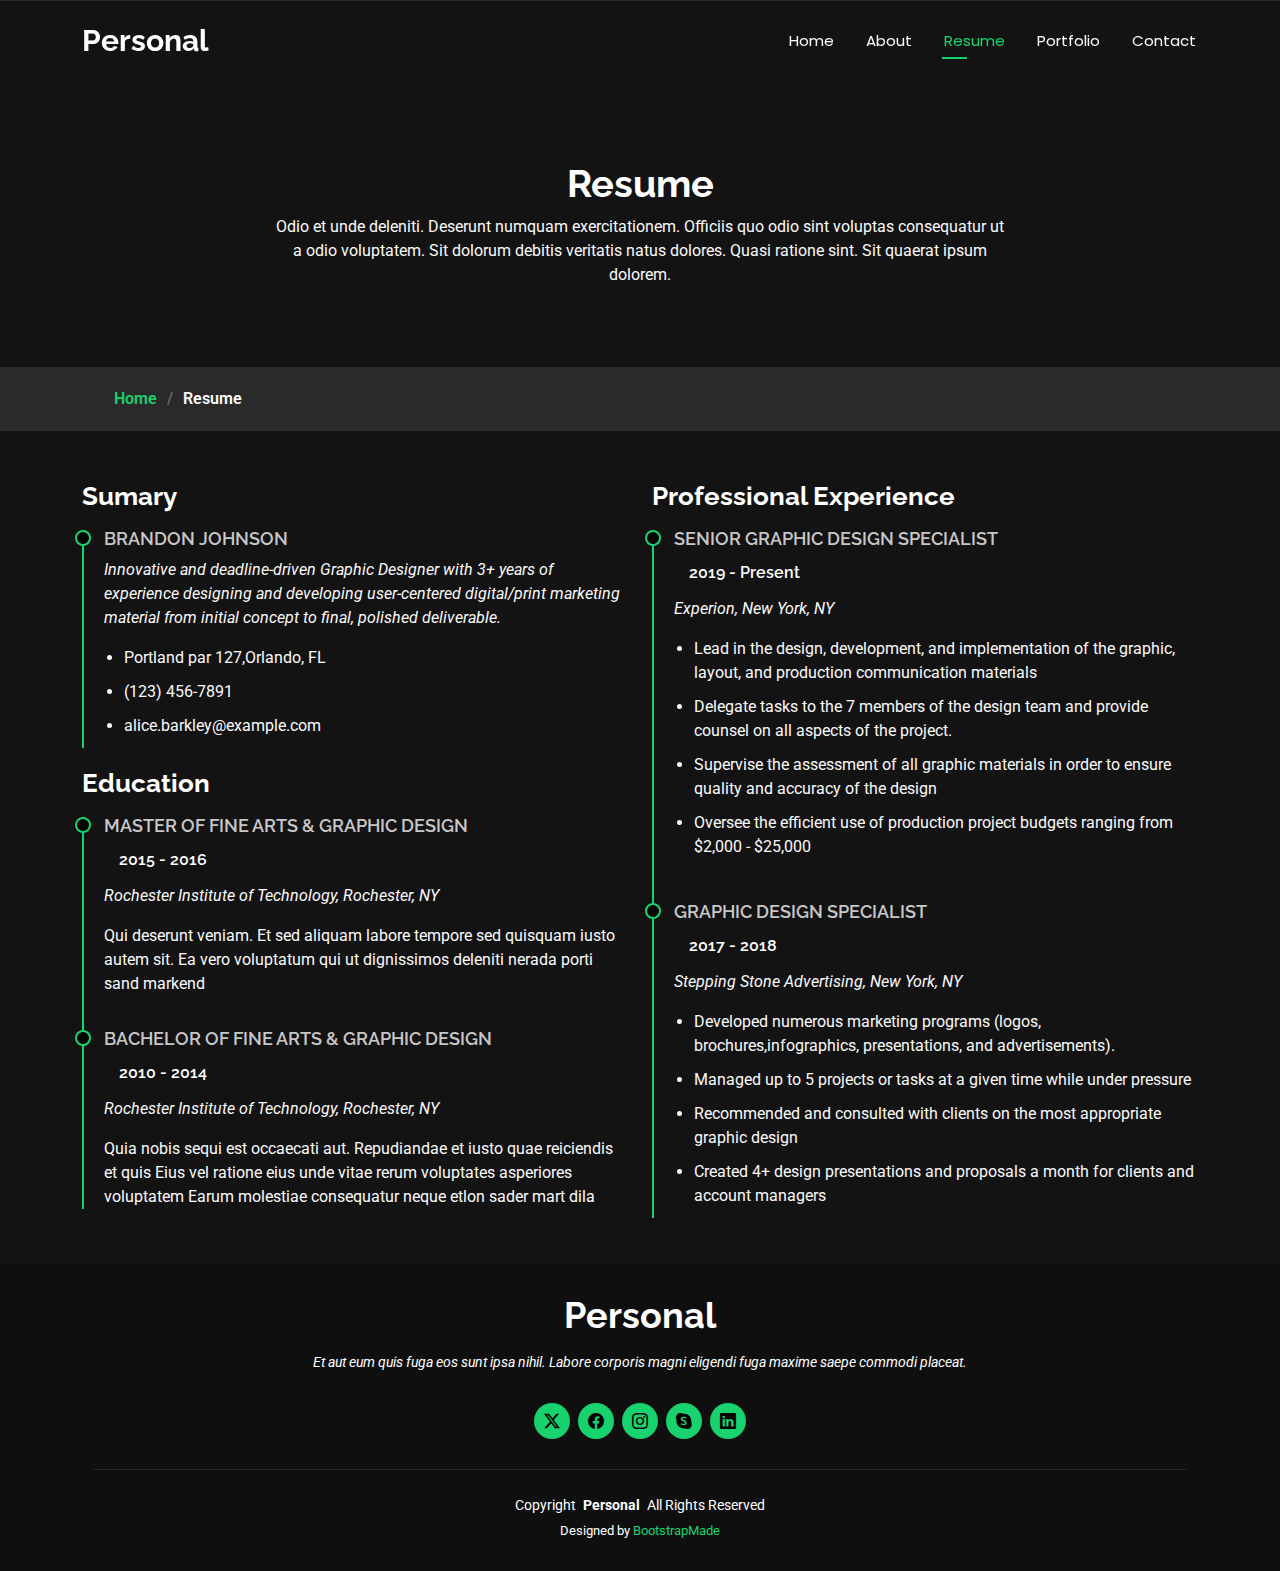
<file: resume.html>
<!DOCTYPE html>
<html lang="en">

<head>
  <meta charset="utf-8">
  <meta content="width=device-width, initial-scale=1.0" name="viewport">
  <title>Resume - Personal Bootstrap Template</title>
  <meta name="description" content="">
  <meta name="keywords" content="">

  <!-- Favicons -->
  <link href="assets/img/favicon.png" rel="icon">
  <link href="assets/img/apple-touch-icon.png" rel="apple-touch-icon">

  <!-- Fonts -->
  <link href="https://fonts.googleapis.com" rel="preconnect">
  <link href="https://fonts.gstatic.com" rel="preconnect" crossorigin>
  <link href="https://fonts.googleapis.com/css2?family=Roboto:ital,wght@0,100;0,300;0,400;0,500;0,700;0,900;1,100;1,300;1,400;1,500;1,700;1,900&family=Poppins:ital,wght@0,100;0,200;0,300;0,400;0,500;0,600;0,700;0,800;0,900;1,100;1,200;1,300;1,400;1,500;1,600;1,700;1,800;1,900&family=Raleway:ital,wght@0,100;0,200;0,300;0,400;0,500;0,600;0,700;0,800;0,900;1,100;1,200;1,300;1,400;1,500;1,600;1,700;1,800;1,900&display=swap" rel="stylesheet">

  <!-- Vendor CSS Files -->
  <link href="assets/vendor/bootstrap/css/bootstrap.min.css" rel="stylesheet">
  <link href="assets/vendor/bootstrap-icons/bootstrap-icons.css" rel="stylesheet">
  <link href="assets/vendor/aos/aos.css" rel="stylesheet">
  <link href="assets/vendor/swiper/swiper-bundle.min.css" rel="stylesheet">
  <link href="assets/vendor/glightbox/css/glightbox.min.css" rel="stylesheet">

  <!-- Main CSS File -->
  <link href="assets/css/main.css" rel="stylesheet">

  <!-- =======================================================
  * Template Name: Personal
  * Template URL: https://bootstrapmade.com/personal-free-resume-bootstrap-template/
  * Updated: Nov 04 2024 with Bootstrap v5.3.3
  * Author: BootstrapMade.com
  * License: https://bootstrapmade.com/license/
  ======================================================== -->
</head>

<body class="resume-page">

  <header id="header" class="header d-flex align-items-center fixed-top">
    <div class="container-fluid container-xl position-relative d-flex align-items-center justify-content-between">

      <a href="index.html" class="logo d-flex align-items-center">
        <!-- Uncomment the line below if you also wish to use an image logo -->
        <!-- <img src="assets/img/logo.png" alt=""> -->
        <h1 class="sitename">Personal</h1>
      </a>

      <nav id="navmenu" class="navmenu">
        <ul>
          <li><a href="index.html">Home</a></li>
          <li><a href="about.html">About</a></li>
          <li><a href="resume.html" class="active">Resume</a></li>
          <!--
          <li><a href="services.html">Services</a></li>
        -->
          <li><a href="portfolio.html">Portfolio</a></li>

          <!--
          <li class="dropdown"><a href="#"><span>Dropdown</span> <i class="bi bi-chevron-down toggle-dropdown"></i></a>
            <ul>
              <li><a href="#">Dropdown 1</a></li>
              <li class="dropdown"><a href="#"><span>Deep Dropdown</span> <i class="bi bi-chevron-down toggle-dropdown"></i></a>
                <ul>
                  <li><a href="#">Deep Dropdown 1</a></li>
                  <li><a href="#">Deep Dropdown 2</a></li>
                  <li><a href="#">Deep Dropdown 3</a></li>
                  <li><a href="#">Deep Dropdown 4</a></li>
                  <li><a href="#">Deep Dropdown 5</a></li>
                </ul>
              </li>
              <li><a href="#">Dropdown 2</a></li>
              <li><a href="#">Dropdown 3</a></li>
              <li><a href="#">Dropdown 4</a></li>
            </ul>
          </li>
        -->
          <li><a href="contact.html">Contact</a></li>
        </ul>
        <i class="mobile-nav-toggle d-xl-none bi bi-list"></i>
      </nav>

    </div>
  </header>

  <main class="main">

    <!-- Page Title -->
    <div class="page-title" data-aos="fade">
      <div class="heading">
        <div class="container">
          <div class="row d-flex justify-content-center text-center">
            <div class="col-lg-8">
              <h1>Resume</h1>
              <p class="mb-0">Odio et unde deleniti. Deserunt numquam exercitationem. Officiis quo odio sint voluptas consequatur ut a odio voluptatem. Sit dolorum debitis veritatis natus dolores. Quasi ratione sint. Sit quaerat ipsum dolorem.</p>
            </div>
          </div>
        </div>
      </div>
      <nav class="breadcrumbs">
        <div class="container">
          <ol>
            <li><a href="index.html">Home</a></li>
            <li class="current">Resume</li>
          </ol>
        </div>
      </nav>
    </div><!-- End Page Title -->

    <!-- Resume Section -->
    <section id="resume" class="resume section">

      <div class="container">

        <div class="row">

          <div class="col-lg-6" data-aos="fade-up" data-aos-delay="100">
            <h3 class="resume-title">Sumary</h3>

            <div class="resume-item pb-0">
              <h4>Brandon Johnson</h4>
              <p><em>Innovative and deadline-driven Graphic Designer with 3+ years of experience designing and developing user-centered digital/print marketing material from initial concept to final, polished deliverable.</em></p>
              <ul>
                <li>Portland par 127,Orlando, FL</li>
                <li>(123) 456-7891</li>
                <li>alice.barkley@example.com</li>
              </ul>
            </div><!-- Edn Resume Item -->

            <h3 class="resume-title">Education</h3>
            <div class="resume-item">
              <h4>Master of Fine Arts &amp; Graphic Design</h4>
              <h5>2015 - 2016</h5>
              <p><em>Rochester Institute of Technology, Rochester, NY</em></p>
              <p>Qui deserunt veniam. Et sed aliquam labore tempore sed quisquam iusto autem sit. Ea vero voluptatum qui ut dignissimos deleniti nerada porti sand markend</p>
            </div><!-- Edn Resume Item -->

            <div class="resume-item">
              <h4>Bachelor of Fine Arts &amp; Graphic Design</h4>
              <h5>2010 - 2014</h5>
              <p><em>Rochester Institute of Technology, Rochester, NY</em></p>
              <p>Quia nobis sequi est occaecati aut. Repudiandae et iusto quae reiciendis et quis Eius vel ratione eius unde vitae rerum voluptates asperiores voluptatem Earum molestiae consequatur neque etlon sader mart dila</p>
            </div><!-- Edn Resume Item -->

          </div>

          <div class="col-lg-6" data-aos="fade-up" data-aos-delay="200">
            <h3 class="resume-title">Professional Experience</h3>
            <div class="resume-item">
              <h4>Senior graphic design specialist</h4>
              <h5>2019 - Present</h5>
              <p><em>Experion, New York, NY </em></p>
              <ul>
                <li>Lead in the design, development, and implementation of the graphic, layout, and production communication materials</li>
                <li>Delegate tasks to the 7 members of the design team and provide counsel on all aspects of the project. </li>
                <li>Supervise the assessment of all graphic materials in order to ensure quality and accuracy of the design</li>
                <li>Oversee the efficient use of production project budgets ranging from $2,000 - $25,000</li>
              </ul>
            </div><!-- Edn Resume Item -->

            <div class="resume-item">
              <h4>Graphic design specialist</h4>
              <h5>2017 - 2018</h5>
              <p><em>Stepping Stone Advertising, New York, NY</em></p>
              <ul>
                <li>Developed numerous marketing programs (logos, brochures,infographics, presentations, and advertisements).</li>
                <li>Managed up to 5 projects or tasks at a given time while under pressure</li>
                <li>Recommended and consulted with clients on the most appropriate graphic design</li>
                <li>Created 4+ design presentations and proposals a month for clients and account managers</li>
              </ul>
            </div><!-- Edn Resume Item -->

          </div>

        </div>

      </div>

    </section><!-- /Resume Section -->

  </main>

  <footer id="footer" class="footer dark-background">
    <div class="container">
      <h3 class="sitename">Personal</h3>
      <p>Et aut eum quis fuga eos sunt ipsa nihil. Labore corporis magni eligendi fuga maxime saepe commodi placeat.</p>
      <div class="social-links d-flex justify-content-center">
        <a href=""><i class="bi bi-twitter-x"></i></a>
        <a href=""><i class="bi bi-facebook"></i></a>
        <a href=""><i class="bi bi-instagram"></i></a>
        <a href=""><i class="bi bi-skype"></i></a>
        <a href=""><i class="bi bi-linkedin"></i></a>
      </div>
      <div class="container">
        <div class="copyright">
          <span>Copyright</span> <strong class="px-1 sitename">Personal</strong> <span>All Rights Reserved</span>
        </div>
        <div class="credits">
          <!-- All the links in the footer should remain intact. -->
          <!-- You can delete the links only if you've purchased the pro version. -->
          <!-- Licensing information: https://bootstrapmade.com/license/ -->
          <!-- Purchase the pro version with working PHP/AJAX contact form: [buy-url] -->
          Designed by <a href="https://bootstrapmade.com/">BootstrapMade</a>
        </div>
      </div>
    </div>
  </footer>

  <!-- Scroll Top -->
  <a href="#" id="scroll-top" class="scroll-top d-flex align-items-center justify-content-center"><i class="bi bi-arrow-up-short"></i></a>

  <!-- Preloader -->
  <div id="preloader"></div>

  <!-- Vendor JS Files -->
  <script src="assets/vendor/bootstrap/js/bootstrap.bundle.min.js"></script>
  <script src="assets/vendor/php-email-form/validate.js"></script>
  <script src="assets/vendor/aos/aos.js"></script>
  <script src="assets/vendor/typed.js/typed.umd.js"></script>
  <script src="assets/vendor/purecounter/purecounter_vanilla.js"></script>
  <script src="assets/vendor/waypoints/noframework.waypoints.js"></script>
  <script src="assets/vendor/swiper/swiper-bundle.min.js"></script>
  <script src="assets/vendor/glightbox/js/glightbox.min.js"></script>
  <script src="assets/vendor/imagesloaded/imagesloaded.pkgd.min.js"></script>
  <script src="assets/vendor/isotope-layout/isotope.pkgd.min.js"></script>

  <!-- Main JS File -->
  <script src="assets/js/main.js"></script>

</body>

</html>
</file>
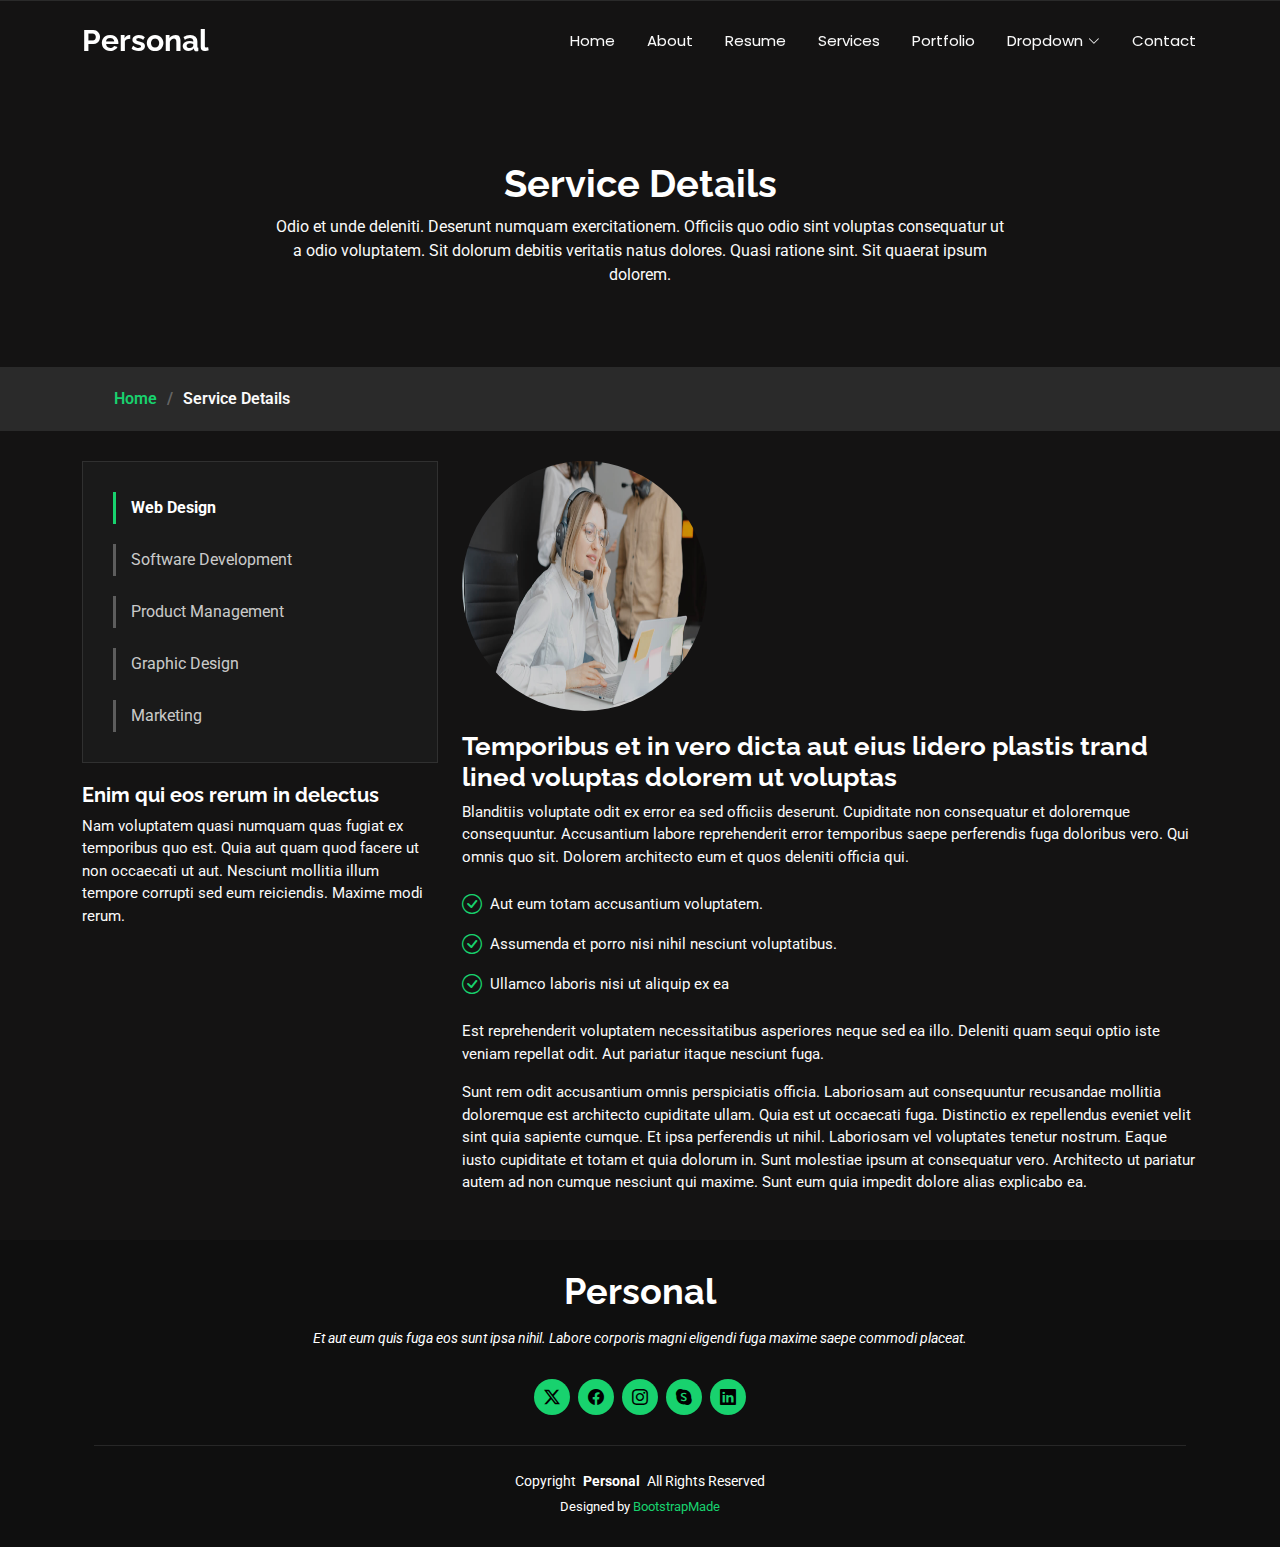
<file: service-details.html>
<!DOCTYPE html>
<html lang="en">

<head>
  <meta charset="utf-8">
  <meta content="width=device-width, initial-scale=1.0" name="viewport">
  <title>Service Details - Personal Bootstrap Template</title>
  <meta name="description" content="">
  <meta name="keywords" content="">

  <!-- Favicons -->
  <link href="assets/img/favicon.png" rel="icon">
  <link href="assets/img/apple-touch-icon.png" rel="apple-touch-icon">

  <!-- Fonts -->
  <link href="https://fonts.googleapis.com" rel="preconnect">
  <link href="https://fonts.gstatic.com" rel="preconnect" crossorigin>
  <link href="https://fonts.googleapis.com/css2?family=Roboto:ital,wght@0,100;0,300;0,400;0,500;0,700;0,900;1,100;1,300;1,400;1,500;1,700;1,900&family=Poppins:ital,wght@0,100;0,200;0,300;0,400;0,500;0,600;0,700;0,800;0,900;1,100;1,200;1,300;1,400;1,500;1,600;1,700;1,800;1,900&family=Raleway:ital,wght@0,100;0,200;0,300;0,400;0,500;0,600;0,700;0,800;0,900;1,100;1,200;1,300;1,400;1,500;1,600;1,700;1,800;1,900&display=swap" rel="stylesheet">

  <!-- Vendor CSS Files -->
  <link href="assets/vendor/bootstrap/css/bootstrap.min.css" rel="stylesheet">
  <link href="assets/vendor/bootstrap-icons/bootstrap-icons.css" rel="stylesheet">
  <link href="assets/vendor/aos/aos.css" rel="stylesheet">
  <link href="assets/vendor/swiper/swiper-bundle.min.css" rel="stylesheet">
  <link href="assets/vendor/glightbox/css/glightbox.min.css" rel="stylesheet">

  <!-- Main CSS File -->
  <link href="assets/css/main.css" rel="stylesheet">

  <!-- =======================================================
  * Template Name: Personal
  * Template URL: https://bootstrapmade.com/personal-free-resume-bootstrap-template/
  * Updated: Nov 04 2024 with Bootstrap v5.3.3
  * Author: BootstrapMade.com
  * License: https://bootstrapmade.com/license/
  ======================================================== -->
</head>

<body class="service-details-page">

  <header id="header" class="header d-flex align-items-center fixed-top">
    <div class="container-fluid container-xl position-relative d-flex align-items-center justify-content-between">

      <a href="index.html" class="logo d-flex align-items-center">
        <!-- Uncomment the line below if you also wish to use an image logo -->
        <!-- <img src="assets/img/logo.png" alt=""> -->
        <h1 class="sitename">Personal</h1>
      </a>

      <nav id="navmenu" class="navmenu">
        <ul>
          <li><a href="index.html">Home</a></li>
          <li><a href="about.html">About</a></li>
          <li><a href="resume.html">Resume</a></li>
          <li><a href="services.html">Services</a></li>
          <li><a href="portfolio.html">Portfolio</a></li>
          <li class="dropdown"><a href="#"><span>Dropdown</span> <i class="bi bi-chevron-down toggle-dropdown"></i></a>
            <ul>
              <li><a href="#">Dropdown 1</a></li>
              <li class="dropdown"><a href="#"><span>Deep Dropdown</span> <i class="bi bi-chevron-down toggle-dropdown"></i></a>
                <ul>
                  <li><a href="#">Deep Dropdown 1</a></li>
                  <li><a href="#">Deep Dropdown 2</a></li>
                  <li><a href="#">Deep Dropdown 3</a></li>
                  <li><a href="#">Deep Dropdown 4</a></li>
                  <li><a href="#">Deep Dropdown 5</a></li>
                </ul>
              </li>
              <li><a href="#">Dropdown 2</a></li>
              <li><a href="#">Dropdown 3</a></li>
              <li><a href="#">Dropdown 4</a></li>
            </ul>
          </li>
          <li><a href="contact.html">Contact</a></li>
        </ul>
        <i class="mobile-nav-toggle d-xl-none bi bi-list"></i>
      </nav>

    </div>
  </header>

  <main class="main">

    <!-- Page Title -->
    <div class="page-title" data-aos="fade">
      <div class="heading">
        <div class="container">
          <div class="row d-flex justify-content-center text-center">
            <div class="col-lg-8">
              <h1>Service Details</h1>
              <p class="mb-0">Odio et unde deleniti. Deserunt numquam exercitationem. Officiis quo odio sint voluptas consequatur ut a odio voluptatem. Sit dolorum debitis veritatis natus dolores. Quasi ratione sint. Sit quaerat ipsum dolorem.</p>
            </div>
          </div>
        </div>
      </div>
      <nav class="breadcrumbs">
        <div class="container">
          <ol>
            <li><a href="index.html">Home</a></li>
            <li class="current">Service Details</li>
          </ol>
        </div>
      </nav>
    </div><!-- End Page Title -->

    <!-- Service Details Section -->
    <section id="service-details" class="service-details section">

      <div class="container">

        <div class="row gy-4">

          <div class="col-lg-4" data-aos="fade-up" data-aos-delay="100">
            <div class="services-list">
              <a href="#" class="active">Web Design</a>
              <a href="#">Software Development</a>
              <a href="#">Product Management</a>
              <a href="#">Graphic Design</a>
              <a href="#">Marketing</a>
            </div>

            <h4>Enim qui eos rerum in delectus</h4>
            <p>Nam voluptatem quasi numquam quas fugiat ex temporibus quo est. Quia aut quam quod facere ut non occaecati ut aut. Nesciunt mollitia illum tempore corrupti sed eum reiciendis. Maxime modi rerum.</p>
          </div>

          <div class="col-lg-8" data-aos="fade-up" data-aos-delay="200">
            <img src="assets/img/services.jpg" alt="" class="img-fluid services-img">
            <h3>Temporibus et in vero dicta aut eius lidero plastis trand lined voluptas dolorem ut voluptas</h3>
            <p>
              Blanditiis voluptate odit ex error ea sed officiis deserunt. Cupiditate non consequatur et doloremque consequuntur. Accusantium labore reprehenderit error temporibus saepe perferendis fuga doloribus vero. Qui omnis quo sit. Dolorem architecto eum et quos deleniti officia qui.
            </p>
            <ul>
              <li><i class="bi bi-check-circle"></i> <span>Aut eum totam accusantium voluptatem.</span></li>
              <li><i class="bi bi-check-circle"></i> <span>Assumenda et porro nisi nihil nesciunt voluptatibus.</span></li>
              <li><i class="bi bi-check-circle"></i> <span>Ullamco laboris nisi ut aliquip ex ea</span></li>
            </ul>
            <p>
              Est reprehenderit voluptatem necessitatibus asperiores neque sed ea illo. Deleniti quam sequi optio iste veniam repellat odit. Aut pariatur itaque nesciunt fuga.
            </p>
            <p>
              Sunt rem odit accusantium omnis perspiciatis officia. Laboriosam aut consequuntur recusandae mollitia doloremque est architecto cupiditate ullam. Quia est ut occaecati fuga. Distinctio ex repellendus eveniet velit sint quia sapiente cumque. Et ipsa perferendis ut nihil. Laboriosam vel voluptates tenetur nostrum. Eaque iusto cupiditate et totam et quia dolorum in. Sunt molestiae ipsum at consequatur vero. Architecto ut pariatur autem ad non cumque nesciunt qui maxime. Sunt eum quia impedit dolore alias explicabo ea.
            </p>
          </div>

        </div>

      </div>

    </section><!-- /Service Details Section -->

  </main>

  <footer id="footer" class="footer dark-background">
    <div class="container">
      <h3 class="sitename">Personal</h3>
      <p>Et aut eum quis fuga eos sunt ipsa nihil. Labore corporis magni eligendi fuga maxime saepe commodi placeat.</p>
      <div class="social-links d-flex justify-content-center">
        <a href=""><i class="bi bi-twitter-x"></i></a>
        <a href=""><i class="bi bi-facebook"></i></a>
        <a href=""><i class="bi bi-instagram"></i></a>
        <a href=""><i class="bi bi-skype"></i></a>
        <a href=""><i class="bi bi-linkedin"></i></a>
      </div>
      <div class="container">
        <div class="copyright">
          <span>Copyright</span> <strong class="px-1 sitename">Personal</strong> <span>All Rights Reserved</span>
        </div>
        <div class="credits">
          <!-- All the links in the footer should remain intact. -->
          <!-- You can delete the links only if you've purchased the pro version. -->
          <!-- Licensing information: https://bootstrapmade.com/license/ -->
          <!-- Purchase the pro version with working PHP/AJAX contact form: [buy-url] -->
          Designed by <a href="https://bootstrapmade.com/">BootstrapMade</a>
        </div>
      </div>
    </div>
  </footer>

  <!-- Scroll Top -->
  <a href="#" id="scroll-top" class="scroll-top d-flex align-items-center justify-content-center"><i class="bi bi-arrow-up-short"></i></a>

  <!-- Preloader -->
  <div id="preloader"></div>

  <!-- Vendor JS Files -->
  <script src="assets/vendor/bootstrap/js/bootstrap.bundle.min.js"></script>
  <script src="assets/vendor/php-email-form/validate.js"></script>
  <script src="assets/vendor/aos/aos.js"></script>
  <script src="assets/vendor/typed.js/typed.umd.js"></script>
  <script src="assets/vendor/purecounter/purecounter_vanilla.js"></script>
  <script src="assets/vendor/waypoints/noframework.waypoints.js"></script>
  <script src="assets/vendor/swiper/swiper-bundle.min.js"></script>
  <script src="assets/vendor/glightbox/js/glightbox.min.js"></script>
  <script src="assets/vendor/imagesloaded/imagesloaded.pkgd.min.js"></script>
  <script src="assets/vendor/isotope-layout/isotope.pkgd.min.js"></script>

  <!-- Main JS File -->
  <script src="assets/js/main.js"></script>

</body>

</html>
</file>
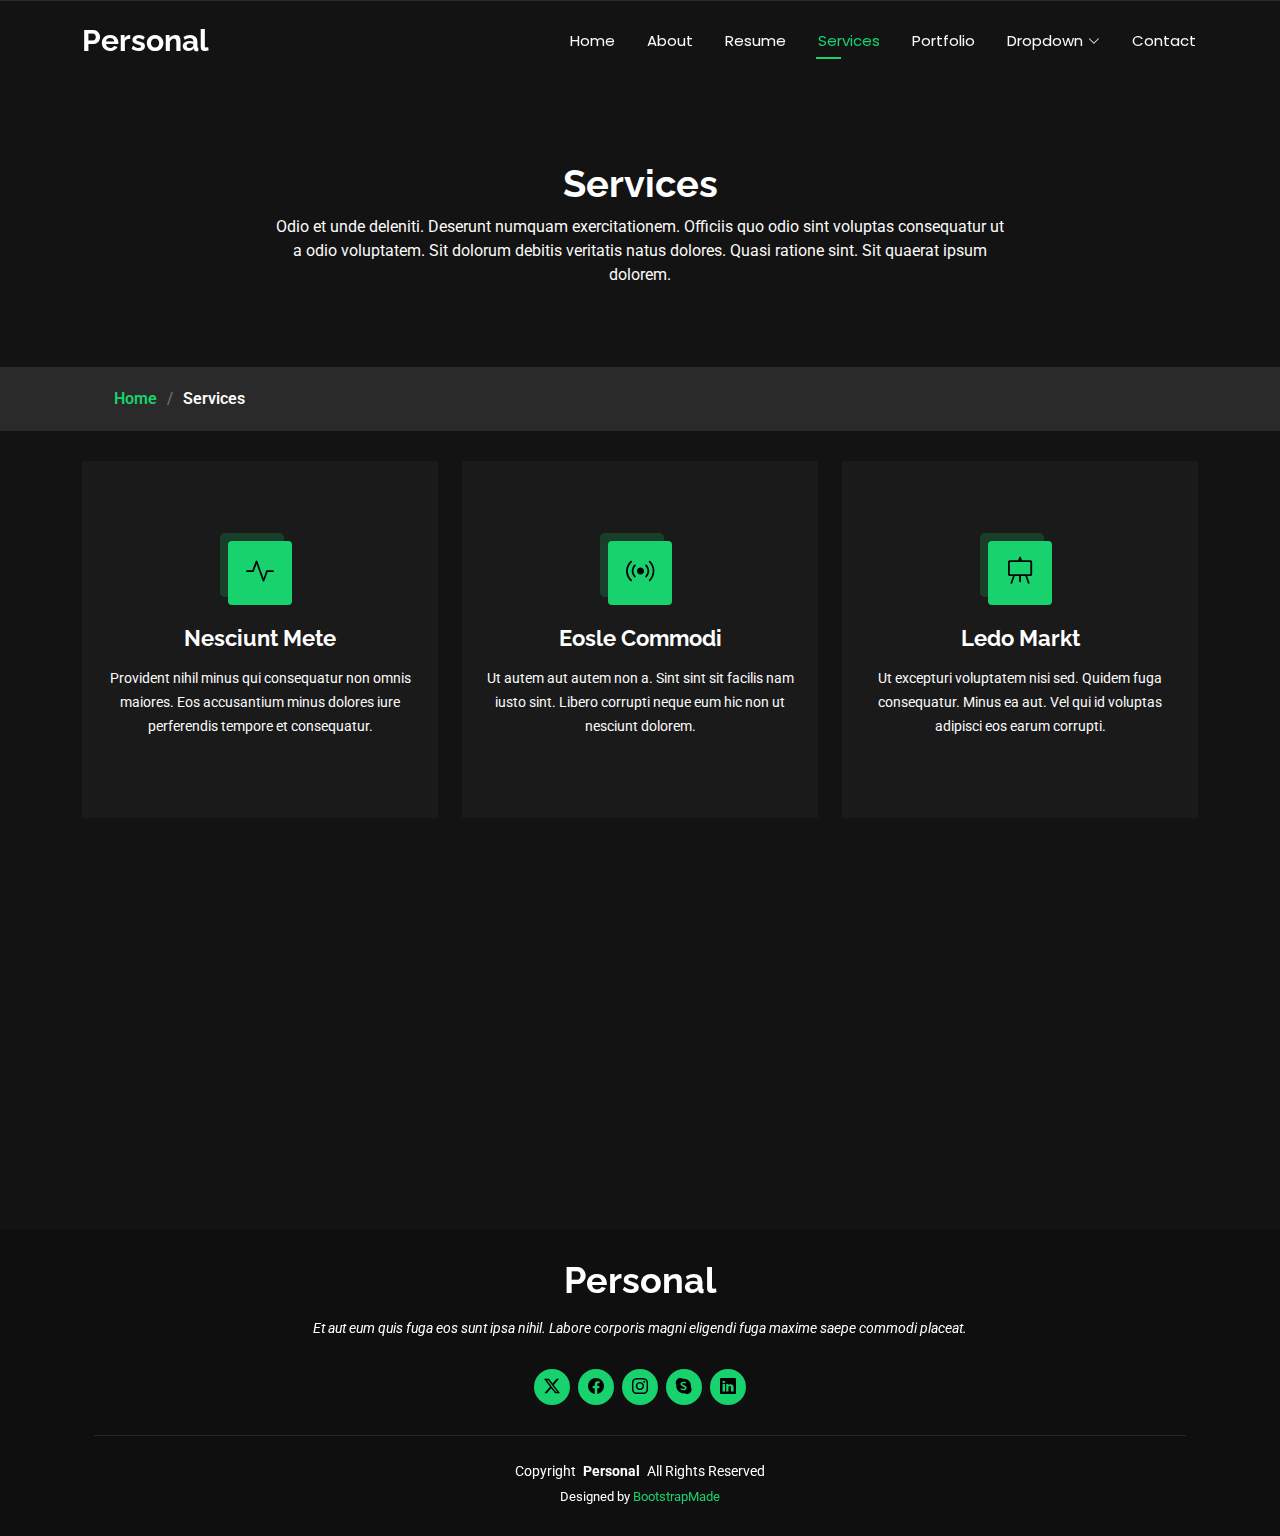
<file: services.html>
<!DOCTYPE html>
<html lang="en">

<head>
  <meta charset="utf-8">
  <meta content="width=device-width, initial-scale=1.0" name="viewport">
  <title>Services - Personal Bootstrap Template</title>
  <meta name="description" content="">
  <meta name="keywords" content="">

  <!-- Favicons -->
  <link href="assets/img/favicon.png" rel="icon">
  <link href="assets/img/apple-touch-icon.png" rel="apple-touch-icon">

  <!-- Fonts -->
  <link href="https://fonts.googleapis.com" rel="preconnect">
  <link href="https://fonts.gstatic.com" rel="preconnect" crossorigin>
  <link href="https://fonts.googleapis.com/css2?family=Roboto:ital,wght@0,100;0,300;0,400;0,500;0,700;0,900;1,100;1,300;1,400;1,500;1,700;1,900&family=Poppins:ital,wght@0,100;0,200;0,300;0,400;0,500;0,600;0,700;0,800;0,900;1,100;1,200;1,300;1,400;1,500;1,600;1,700;1,800;1,900&family=Raleway:ital,wght@0,100;0,200;0,300;0,400;0,500;0,600;0,700;0,800;0,900;1,100;1,200;1,300;1,400;1,500;1,600;1,700;1,800;1,900&display=swap" rel="stylesheet">

  <!-- Vendor CSS Files -->
  <link href="assets/vendor/bootstrap/css/bootstrap.min.css" rel="stylesheet">
  <link href="assets/vendor/bootstrap-icons/bootstrap-icons.css" rel="stylesheet">
  <link href="assets/vendor/aos/aos.css" rel="stylesheet">
  <link href="assets/vendor/swiper/swiper-bundle.min.css" rel="stylesheet">
  <link href="assets/vendor/glightbox/css/glightbox.min.css" rel="stylesheet">

  <!-- Main CSS File -->
  <link href="assets/css/main.css" rel="stylesheet">

  <!-- =======================================================
  * Template Name: Personal
  * Template URL: https://bootstrapmade.com/personal-free-resume-bootstrap-template/
  * Updated: Nov 04 2024 with Bootstrap v5.3.3
  * Author: BootstrapMade.com
  * License: https://bootstrapmade.com/license/
  ======================================================== -->
</head>

<body class="services-page">

  <header id="header" class="header d-flex align-items-center fixed-top">
    <div class="container-fluid container-xl position-relative d-flex align-items-center justify-content-between">

      <a href="index.html" class="logo d-flex align-items-center">
        <!-- Uncomment the line below if you also wish to use an image logo -->
        <!-- <img src="assets/img/logo.png" alt=""> -->
        <h1 class="sitename">Personal</h1>
      </a>

      <nav id="navmenu" class="navmenu">
        <ul>
          <li><a href="index.html">Home</a></li>
          <li><a href="about.html">About</a></li>
          <li><a href="resume.html">Resume</a></li>
          <li><a href="services.html" class="active">Services</a></li>
          <li><a href="portfolio.html">Portfolio</a></li>
          <li class="dropdown"><a href="#"><span>Dropdown</span> <i class="bi bi-chevron-down toggle-dropdown"></i></a>
            <ul>
              <li><a href="#">Dropdown 1</a></li>
              <li class="dropdown"><a href="#"><span>Deep Dropdown</span> <i class="bi bi-chevron-down toggle-dropdown"></i></a>
                <ul>
                  <li><a href="#">Deep Dropdown 1</a></li>
                  <li><a href="#">Deep Dropdown 2</a></li>
                  <li><a href="#">Deep Dropdown 3</a></li>
                  <li><a href="#">Deep Dropdown 4</a></li>
                  <li><a href="#">Deep Dropdown 5</a></li>
                </ul>
              </li>
              <li><a href="#">Dropdown 2</a></li>
              <li><a href="#">Dropdown 3</a></li>
              <li><a href="#">Dropdown 4</a></li>
            </ul>
          </li>
          <li><a href="contact.html">Contact</a></li>
        </ul>
        <i class="mobile-nav-toggle d-xl-none bi bi-list"></i>
      </nav>

    </div>
  </header>

  <main class="main">

    <!-- Page Title -->
    <div class="page-title" data-aos="fade">
      <div class="heading">
        <div class="container">
          <div class="row d-flex justify-content-center text-center">
            <div class="col-lg-8">
              <h1>Services</h1>
              <p class="mb-0">Odio et unde deleniti. Deserunt numquam exercitationem. Officiis quo odio sint voluptas consequatur ut a odio voluptatem. Sit dolorum debitis veritatis natus dolores. Quasi ratione sint. Sit quaerat ipsum dolorem.</p>
            </div>
          </div>
        </div>
      </div>
      <nav class="breadcrumbs">
        <div class="container">
          <ol>
            <li><a href="index.html">Home</a></li>
            <li class="current">Services</li>
          </ol>
        </div>
      </nav>
    </div><!-- End Page Title -->

    <!-- Services Section -->
    <section id="services" class="services section">

      <div class="container">

        <div class="row gy-4">

          <div class="col-lg-4 col-md-6" data-aos="fade-up" data-aos-delay="100">
            <div class="service-item  position-relative">
              <div class="icon">
                <i class="bi bi-activity"></i>
              </div>
              <a href="service-details.html" class="stretched-link">
                <h3>Nesciunt Mete</h3>
              </a>
              <p>Provident nihil minus qui consequatur non omnis maiores. Eos accusantium minus dolores iure perferendis tempore et consequatur.</p>
            </div>
          </div><!-- End Service Item -->

          <div class="col-lg-4 col-md-6" data-aos="fade-up" data-aos-delay="200">
            <div class="service-item position-relative">
              <div class="icon">
                <i class="bi bi-broadcast"></i>
              </div>
              <a href="service-details.html" class="stretched-link">
                <h3>Eosle Commodi</h3>
              </a>
              <p>Ut autem aut autem non a. Sint sint sit facilis nam iusto sint. Libero corrupti neque eum hic non ut nesciunt dolorem.</p>
            </div>
          </div><!-- End Service Item -->

          <div class="col-lg-4 col-md-6" data-aos="fade-up" data-aos-delay="300">
            <div class="service-item position-relative">
              <div class="icon">
                <i class="bi bi-easel"></i>
              </div>
              <a href="service-details.html" class="stretched-link">
                <h3>Ledo Markt</h3>
              </a>
              <p>Ut excepturi voluptatem nisi sed. Quidem fuga consequatur. Minus ea aut. Vel qui id voluptas adipisci eos earum corrupti.</p>
            </div>
          </div><!-- End Service Item -->

          <div class="col-lg-4 col-md-6" data-aos="fade-up" data-aos-delay="400">
            <div class="service-item position-relative">
              <div class="icon">
                <i class="bi bi-bounding-box-circles"></i>
              </div>
              <a href="service-details.html" class="stretched-link">
                <h3>Asperiores Commodit</h3>
              </a>
              <p>Non et temporibus minus omnis sed dolor esse consequatur. Cupiditate sed error ea fuga sit provident adipisci neque.</p>
              <a href="service-details.html" class="stretched-link"></a>
            </div>
          </div><!-- End Service Item -->

          <div class="col-lg-4 col-md-6" data-aos="fade-up" data-aos-delay="500">
            <div class="service-item position-relative">
              <div class="icon">
                <i class="bi bi-calendar4-week"></i>
              </div>
              <a href="service-details.html" class="stretched-link">
                <h3>Velit Doloremque</h3>
              </a>
              <p>Cumque et suscipit saepe. Est maiores autem enim facilis ut aut ipsam corporis aut. Sed animi at autem alias eius labore.</p>
              <a href="service-details.html" class="stretched-link"></a>
            </div>
          </div><!-- End Service Item -->

          <div class="col-lg-4 col-md-6" data-aos="fade-up" data-aos-delay="600">
            <div class="service-item position-relative">
              <div class="icon">
                <i class="bi bi-chat-square-text"></i>
              </div>
              <a href="service-details.html" class="stretched-link">
                <h3>Dolori Architecto</h3>
              </a>
              <p>Hic molestias ea quibusdam eos. Fugiat enim doloremque aut neque non et debitis iure. Corrupti recusandae ducimus enim.</p>
              <a href="service-details.html" class="stretched-link"></a>
            </div>
          </div><!-- End Service Item -->

        </div>

      </div>

    </section><!-- /Services Section -->

  </main>

  <footer id="footer" class="footer dark-background">
    <div class="container">
      <h3 class="sitename">Personal</h3>
      <p>Et aut eum quis fuga eos sunt ipsa nihil. Labore corporis magni eligendi fuga maxime saepe commodi placeat.</p>
      <div class="social-links d-flex justify-content-center">
        <a href=""><i class="bi bi-twitter-x"></i></a>
        <a href=""><i class="bi bi-facebook"></i></a>
        <a href=""><i class="bi bi-instagram"></i></a>
        <a href=""><i class="bi bi-skype"></i></a>
        <a href=""><i class="bi bi-linkedin"></i></a>
      </div>
      <div class="container">
        <div class="copyright">
          <span>Copyright</span> <strong class="px-1 sitename">Personal</strong> <span>All Rights Reserved</span>
        </div>
        <div class="credits">
          <!-- All the links in the footer should remain intact. -->
          <!-- You can delete the links only if you've purchased the pro version. -->
          <!-- Licensing information: https://bootstrapmade.com/license/ -->
          <!-- Purchase the pro version with working PHP/AJAX contact form: [buy-url] -->
          Designed by <a href="https://bootstrapmade.com/">BootstrapMade</a>
        </div>
      </div>
    </div>
  </footer>

  <!-- Scroll Top -->
  <a href="#" id="scroll-top" class="scroll-top d-flex align-items-center justify-content-center"><i class="bi bi-arrow-up-short"></i></a>

  <!-- Preloader -->
  <div id="preloader"></div>

  <!-- Vendor JS Files -->
  <script src="assets/vendor/bootstrap/js/bootstrap.bundle.min.js"></script>
  <script src="assets/vendor/php-email-form/validate.js"></script>
  <script src="assets/vendor/aos/aos.js"></script>
  <script src="assets/vendor/typed.js/typed.umd.js"></script>
  <script src="assets/vendor/purecounter/purecounter_vanilla.js"></script>
  <script src="assets/vendor/waypoints/noframework.waypoints.js"></script>
  <script src="assets/vendor/swiper/swiper-bundle.min.js"></script>
  <script src="assets/vendor/glightbox/js/glightbox.min.js"></script>
  <script src="assets/vendor/imagesloaded/imagesloaded.pkgd.min.js"></script>
  <script src="assets/vendor/isotope-layout/isotope.pkgd.min.js"></script>

  <!-- Main JS File -->
  <script src="assets/js/main.js"></script>

</body>

</html>
</file>
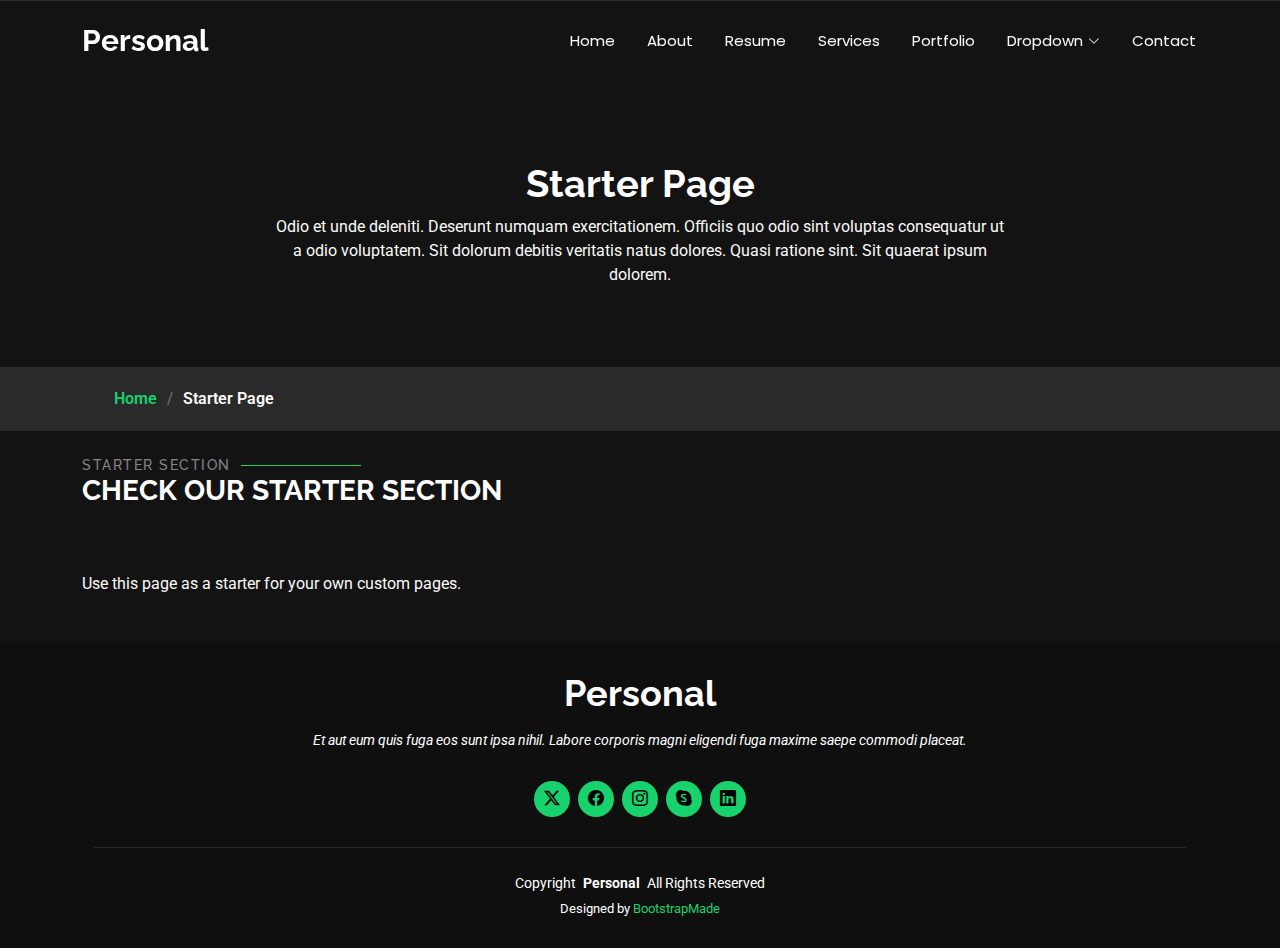
<file: starter-page.html>
<!DOCTYPE html>
<html lang="en">

<head>
  <meta charset="utf-8">
  <meta content="width=device-width, initial-scale=1.0" name="viewport">
  <title>Starter Page - Personal Bootstrap Template</title>
  <meta name="description" content="">
  <meta name="keywords" content="">

  <!-- Favicons -->
  <link href="assets/img/favicon.png" rel="icon">
  <link href="assets/img/apple-touch-icon.png" rel="apple-touch-icon">

  <!-- Fonts -->
  <link href="https://fonts.googleapis.com" rel="preconnect">
  <link href="https://fonts.gstatic.com" rel="preconnect" crossorigin>
  <link href="https://fonts.googleapis.com/css2?family=Roboto:ital,wght@0,100;0,300;0,400;0,500;0,700;0,900;1,100;1,300;1,400;1,500;1,700;1,900&family=Poppins:ital,wght@0,100;0,200;0,300;0,400;0,500;0,600;0,700;0,800;0,900;1,100;1,200;1,300;1,400;1,500;1,600;1,700;1,800;1,900&family=Raleway:ital,wght@0,100;0,200;0,300;0,400;0,500;0,600;0,700;0,800;0,900;1,100;1,200;1,300;1,400;1,500;1,600;1,700;1,800;1,900&display=swap" rel="stylesheet">

  <!-- Vendor CSS Files -->
  <link href="assets/vendor/bootstrap/css/bootstrap.min.css" rel="stylesheet">
  <link href="assets/vendor/bootstrap-icons/bootstrap-icons.css" rel="stylesheet">
  <link href="assets/vendor/aos/aos.css" rel="stylesheet">
  <link href="assets/vendor/swiper/swiper-bundle.min.css" rel="stylesheet">
  <link href="assets/vendor/glightbox/css/glightbox.min.css" rel="stylesheet">

  <!-- Main CSS File -->
  <link href="assets/css/main.css" rel="stylesheet">

  <!-- =======================================================
  * Template Name: Personal
  * Template URL: https://bootstrapmade.com/personal-free-resume-bootstrap-template/
  * Updated: Nov 04 2024 with Bootstrap v5.3.3
  * Author: BootstrapMade.com
  * License: https://bootstrapmade.com/license/
  ======================================================== -->
</head>

<body class="starter-page-page">

  <header id="header" class="header d-flex align-items-center fixed-top">
    <div class="container-fluid container-xl position-relative d-flex align-items-center justify-content-between">

      <a href="index.html" class="logo d-flex align-items-center">
        <!-- Uncomment the line below if you also wish to use an image logo -->
        <!-- <img src="assets/img/logo.png" alt=""> -->
        <h1 class="sitename">Personal</h1>
      </a>

      <nav id="navmenu" class="navmenu">
        <ul>
          <li><a href="index.html">Home</a></li>
          <li><a href="about.html">About</a></li>
          <li><a href="resume.html">Resume</a></li>
          <li><a href="services.html">Services</a></li>
          <li><a href="portfolio.html">Portfolio</a></li>
          <li class="dropdown"><a href="#"><span>Dropdown</span> <i class="bi bi-chevron-down toggle-dropdown"></i></a>
            <ul>
              <li><a href="#">Dropdown 1</a></li>
              <li class="dropdown"><a href="#"><span>Deep Dropdown</span> <i class="bi bi-chevron-down toggle-dropdown"></i></a>
                <ul>
                  <li><a href="#">Deep Dropdown 1</a></li>
                  <li><a href="#">Deep Dropdown 2</a></li>
                  <li><a href="#">Deep Dropdown 3</a></li>
                  <li><a href="#">Deep Dropdown 4</a></li>
                  <li><a href="#">Deep Dropdown 5</a></li>
                </ul>
              </li>
              <li><a href="#">Dropdown 2</a></li>
              <li><a href="#">Dropdown 3</a></li>
              <li><a href="#">Dropdown 4</a></li>
            </ul>
          </li>
          <li><a href="contact.html">Contact</a></li>
        </ul>
        <i class="mobile-nav-toggle d-xl-none bi bi-list"></i>
      </nav>

    </div>
  </header>

  <main class="main">

    <!-- Page Title -->
    <div class="page-title" data-aos="fade">
      <div class="heading">
        <div class="container">
          <div class="row d-flex justify-content-center text-center">
            <div class="col-lg-8">
              <h1>Starter Page</h1>
              <p class="mb-0">Odio et unde deleniti. Deserunt numquam exercitationem. Officiis quo odio sint voluptas consequatur ut a odio voluptatem. Sit dolorum debitis veritatis natus dolores. Quasi ratione sint. Sit quaerat ipsum dolorem.</p>
            </div>
          </div>
        </div>
      </div>
      <nav class="breadcrumbs">
        <div class="container">
          <ol>
            <li><a href="index.html">Home</a></li>
            <li class="current">Starter Page</li>
          </ol>
        </div>
      </nav>
    </div><!-- End Page Title -->

    <!-- Starter Section Section -->
    <section id="starter-section" class="starter-section section">

      <!-- Section Title -->
      <div class="container section-title" data-aos="fade-up">
        <h2>Starter Section</h2>
        <div><span>Check Our</span> <span class="description-title">Starter Section</span></div>
      </div><!-- End Section Title -->

      <div class="container" data-aos="fade-up">
        <p>Use this page as a starter for your own custom pages.</p>
      </div>

    </section><!-- /Starter Section Section -->

  </main>

  <footer id="footer" class="footer dark-background">
    <div class="container">
      <h3 class="sitename">Personal</h3>
      <p>Et aut eum quis fuga eos sunt ipsa nihil. Labore corporis magni eligendi fuga maxime saepe commodi placeat.</p>
      <div class="social-links d-flex justify-content-center">
        <a href=""><i class="bi bi-twitter-x"></i></a>
        <a href=""><i class="bi bi-facebook"></i></a>
        <a href=""><i class="bi bi-instagram"></i></a>
        <a href=""><i class="bi bi-skype"></i></a>
        <a href=""><i class="bi bi-linkedin"></i></a>
      </div>
      <div class="container">
        <div class="copyright">
          <span>Copyright</span> <strong class="px-1 sitename">Personal</strong> <span>All Rights Reserved</span>
        </div>
        <div class="credits">
          <!-- All the links in the footer should remain intact. -->
          <!-- You can delete the links only if you've purchased the pro version. -->
          <!-- Licensing information: https://bootstrapmade.com/license/ -->
          <!-- Purchase the pro version with working PHP/AJAX contact form: [buy-url] -->
          Designed by <a href="https://bootstrapmade.com/">BootstrapMade</a>
        </div>
      </div>
    </div>
  </footer>

  <!-- Scroll Top -->
  <a href="#" id="scroll-top" class="scroll-top d-flex align-items-center justify-content-center"><i class="bi bi-arrow-up-short"></i></a>

  <!-- Preloader -->
  <div id="preloader"></div>

  <!-- Vendor JS Files -->
  <script src="assets/vendor/bootstrap/js/bootstrap.bundle.min.js"></script>
  <script src="assets/vendor/php-email-form/validate.js"></script>
  <script src="assets/vendor/aos/aos.js"></script>
  <script src="assets/vendor/typed.js/typed.umd.js"></script>
  <script src="assets/vendor/purecounter/purecounter_vanilla.js"></script>
  <script src="assets/vendor/waypoints/noframework.waypoints.js"></script>
  <script src="assets/vendor/swiper/swiper-bundle.min.js"></script>
  <script src="assets/vendor/glightbox/js/glightbox.min.js"></script>
  <script src="assets/vendor/imagesloaded/imagesloaded.pkgd.min.js"></script>
  <script src="assets/vendor/isotope-layout/isotope.pkgd.min.js"></script>

  <!-- Main JS File -->
  <script src="assets/js/main.js"></script>

</body>

</html>
</file>
<file: assets/css/main.css>
/**
* Template Name: Personal
* Template URL: https://bootstrapmade.com/personal-free-resume-bootstrap-template/
* Updated: Nov 04 2024 with Bootstrap v5.3.3
* Author: BootstrapMade.com
* License: https://bootstrapmade.com/license/
*/

/*--------------------------------------------------------------
# Font & Color Variables
# Help: https://bootstrapmade.com/color-system/
--------------------------------------------------------------*/
/* Fonts */
:root {
  --default-font: "Roboto",  system-ui, -apple-system, "Segoe UI", Roboto, "Helvetica Neue", Arial, "Noto Sans", "Liberation Sans", sans-serif, "Apple Color Emoji", "Segoe UI Emoji", "Segoe UI Symbol", "Noto Color Emoji";
  --heading-font: "Raleway",  sans-serif;
  --nav-font: "Poppins",  sans-serif;
}

/* Global Colors - The following color variables are used throughout the website. Updating them here will change the color scheme of the entire website */
:root { 
  --background-color: #000000; /* Background color for the entire website, including individual sections */
  --default-color: #fafafa; /* Default color used for the majority of the text content across the entire website */
  --heading-color: #ffffff; /* Color for headings, subheadings and title throughout the website */
  --accent-color: #18d26e; /* Accent color that represents your brand on the website. It's used for buttons, links, and other elements that need to stand out */
  --surface-color: #1a1a1a; /* The surface color is used as a background of boxed elements within sections, such as cards, icon boxes, or other elements that require a visual separation from the global background. */
  --contrast-color: #000000; /* Contrast color for text, ensuring readability against backgrounds of accent, heading, or default colors. */
}

/* Nav Menu Colors - The following color variables are used specifically for the navigation menu. They are separate from the global colors to allow for more customization options */
:root {
  --nav-color: #fafafa;  /* The default color of the main navmenu links */
  --nav-hover-color: #18d26e; /* Applied to main navmenu links when they are hovered over or active */
  --nav-mobile-background-color: #1a1a1a; /* Used as the background color for mobile navigation menu */
  --nav-dropdown-background-color: #1a1a1a; /* Used as the background color for dropdown items that appear when hovering over primary navigation items */
  --nav-dropdown-color: #fafafa; /* Used for navigation links of the dropdown items in the navigation menu. */
  --nav-dropdown-hover-color: #18d26e; /* Similar to --nav-hover-color, this color is applied to dropdown navigation links when they are hovered over. */
}

/* Color Presets - These classes override global colors when applied to any section or element, providing reuse of the sam color scheme. */

.light-background {
  --background-color: #1a1a1a;
  --surface-color: #343434;
}

.dark-background {
  --background-color: rgba(15, 15, 15, 0.975);
  --default-color: #ffffff;
  --heading-color: #ffffff;
  --surface-color: #292929f9;
  --contrast-color: #000000;
}

/* Smooth scroll */
:root {
  scroll-behavior: smooth;
}

/*--------------------------------------------------------------
# General Styling & Shared Classes
--------------------------------------------------------------*/
body {
  color: var(--default-color);
  background-color: var(--background-color);
  font-family: var(--default-font);
}

a {
  color: var(--accent-color);
  text-decoration: none;
  transition: 0.3s;
}

a:hover {
  color: color-mix(in srgb, var(--accent-color), transparent 25%);
  text-decoration: none;
}

h1,
h2,
h3,
h4,
h5,
h6 {
  color: var(--heading-color);
  font-family: var(--heading-font);
}

/* PHP Email Form Messages
------------------------------*/
.php-email-form .error-message {
  display: none;
  background: #df1529;
  color: #ffffff;
  text-align: left;
  padding: 15px;
  margin-bottom: 24px;
  font-weight: 600;
}

.php-email-form .sent-message {
  display: none;
  color: #ffffff;
  background: #059652;
  text-align: center;
  padding: 15px;
  margin-bottom: 24px;
  font-weight: 600;
}

.php-email-form .loading {
  display: none;
  background: var(--surface-color);
  text-align: center;
  padding: 15px;
  margin-bottom: 24px;
}

.php-email-form .loading:before {
  content: "";
  display: inline-block;
  border-radius: 50%;
  width: 24px;
  height: 24px;
  margin: 0 10px -6px 0;
  border: 3px solid var(--accent-color);
  border-top-color: var(--surface-color);
  animation: php-email-form-loading 1s linear infinite;
}

@keyframes php-email-form-loading {
  0% {
    transform: rotate(0deg);
  }

  100% {
    transform: rotate(360deg);
  }
}

/*--------------------------------------------------------------
# Global Header
--------------------------------------------------------------*/
.header {
  --background-color: rgba(0, 0, 0, 0);
  color: var(--default-color);
  background-color: var(--background-color);
  padding: 15px 0;
  transition: all 0.5s;
  z-index: 997;
}

.header .logo {
  line-height: 1;
}

.header .logo img {
  max-height: 32px;
  margin-right: 8px;
}

.header .logo h1 {
  font-size: 30px;
  margin: 0;
  font-weight: 700;
  color: var(--heading-color);
}

.scrolled .header {
  box-shadow: 0px 0 18px rgba(0, 0, 0, 0.1);
}

/* Global Header on Scroll
------------------------------*/
.scrolled .header {
  --background-color: rgba(0, 0, 0, 0.8);
}

/*--------------------------------------------------------------
# Navigation Menu
--------------------------------------------------------------*/
/* Desktop Navigation */
@media (min-width: 1200px) {
  .navmenu {
    padding: 0;
  }

  .navmenu ul {
    margin: 0;
    padding: 0;
    display: flex;
    list-style: none;
    align-items: center;
  }

  .navmenu li {
    position: relative;
  }

  .navmenu>ul>li {
    white-space: nowrap;
    padding: 15px 14px;
  }

  .navmenu>ul>li:last-child {
    padding-right: 0;
  }

  .navmenu a,
  .navmenu a:focus {
    color: var(--nav-color);
    font-size: 15px;
    padding: 0 2px;
    font-family: var(--nav-font);
    font-weight: 400;
    display: flex;
    align-items: center;
    justify-content: space-between;
    white-space: nowrap;
    transition: 0.3s;
    position: relative;
  }

  .navmenu a i,
  .navmenu a:focus i {
    font-size: 12px;
    line-height: 0;
    margin-left: 5px;
    transition: 0.3s;
  }

  .navmenu>ul>li>a:before {
    content: "";
    position: absolute;
    height: 2px;
    bottom: -6px;
    left: 0;
    background-color: var(--nav-hover-color);
    visibility: hidden;
    width: 0px;
    transition: all 0.3s ease-in-out 0s;
  }

  .navmenu a:hover:before,
  .navmenu li:hover>a:before,
  .navmenu .active:before {
    visibility: visible;
    width: 25px;
  }

  .navmenu li:hover>a,
  .navmenu .active,
  .navmenu .active:focus {
    color: var(--nav-hover-color);
  }

  .navmenu .dropdown ul {
    margin: 0;
    padding: 10px 0;
    background: var(--nav-dropdown-background-color);
    display: block;
    position: absolute;
    visibility: hidden;
    left: 14px;
    top: 130%;
    opacity: 0;
    transition: 0.3s;
    border-radius: 4px;
    z-index: 99;
    box-shadow: 0px 0px 30px rgba(0, 0, 0, 0.1);
  }

  .navmenu .dropdown ul li {
    min-width: 200px;
  }

  .navmenu .dropdown ul a {
    padding: 10px 20px;
    font-size: 15px;
    text-transform: none;
    color: var(--nav-dropdown-color);
  }

  .navmenu .dropdown ul a i {
    font-size: 12px;
  }

  .navmenu .dropdown ul a:hover,
  .navmenu .dropdown ul .active:hover,
  .navmenu .dropdown ul li:hover>a {
    color: var(--nav-dropdown-hover-color);
  }

  .navmenu .dropdown:hover>ul {
    opacity: 1;
    top: 100%;
    visibility: visible;
  }

  .navmenu .dropdown .dropdown ul {
    top: 0;
    left: -90%;
    visibility: hidden;
  }

  .navmenu .dropdown .dropdown:hover>ul {
    opacity: 1;
    top: 0;
    left: -100%;
    visibility: visible;
  }
}

/* Mobile Navigation */
@media (max-width: 1199px) {
  .mobile-nav-toggle {
    color: var(--nav-color);
    font-size: 28px;
    line-height: 0;
    margin-right: 10px;
    cursor: pointer;
    transition: color 0.3s;
  }

  .navmenu {
    padding: 0;
    z-index: 9997;
  }

  .navmenu ul {
    display: none;
    list-style: none;
    position: absolute;
    inset: 60px 20px 20px 20px;
    padding: 10px 0;
    margin: 0;
    border-radius: 6px;
    background-color: var(--nav-mobile-background-color);
    border: 1px solid color-mix(in srgb, var(--default-color), transparent 90%);
    box-shadow: none;
    overflow-y: auto;
    transition: 0.3s;
    z-index: 9998;
  }

  .navmenu a,
  .navmenu a:focus {
    color: var(--nav-dropdown-color);
    padding: 10px 20px;
    font-family: var(--nav-font);
    font-size: 17px;
    font-weight: 500;
    display: flex;
    align-items: center;
    justify-content: space-between;
    white-space: nowrap;
    transition: 0.3s;
  }

  .navmenu a i,
  .navmenu a:focus i {
    font-size: 12px;
    line-height: 0;
    margin-left: 5px;
    width: 30px;
    height: 30px;
    display: flex;
    align-items: center;
    justify-content: center;
    border-radius: 50%;
    transition: 0.3s;
    background-color: color-mix(in srgb, var(--accent-color), transparent 90%);
  }

  .navmenu a i:hover,
  .navmenu a:focus i:hover {
    background-color: var(--accent-color);
    color: var(--contrast-color);
  }

  .navmenu a:hover,
  .navmenu .active,
  .navmenu .active:focus {
    color: var(--nav-dropdown-hover-color);
  }

  .navmenu .active i,
  .navmenu .active:focus i {
    background-color: var(--accent-color);
    color: var(--contrast-color);
    transform: rotate(180deg);
  }

  .navmenu .dropdown ul {
    position: static;
    display: none;
    z-index: 99;
    padding: 10px 0;
    margin: 10px 20px;
    background-color: var(--nav-dropdown-background-color);
    transition: all 0.5s ease-in-out;
  }

  .navmenu .dropdown ul ul {
    background-color: rgba(33, 37, 41, 0.1);
  }

  .navmenu .dropdown>.dropdown-active {
    display: block;
    background-color: rgba(33, 37, 41, 0.03);
  }

  .mobile-nav-active {
    overflow: hidden;
  }

  .mobile-nav-active .mobile-nav-toggle {
    color: #fff;
    position: absolute;
    font-size: 32px;
    top: 15px;
    right: 15px;
    margin-right: 0;
    z-index: 9999;
  }

  .mobile-nav-active .navmenu {
    position: fixed;
    overflow: hidden;
    inset: 0;
    background: rgba(33, 37, 41, 0.8);
    transition: 0.3s;
  }

  .mobile-nav-active .navmenu>ul {
    display: block;
  }
}

/*--------------------------------------------------------------
# Global Footer
--------------------------------------------------------------*/
.footer {
  color: var(--default-color);
  background-color: var(--background-color);
  font-size: 14px;
  text-align: center;
  padding: 30px 0;
  position: relative;
}

.footer h3 {
  font-size: 36px;
  font-weight: 700;
  position: relative;
  padding: 0;
  margin: 0 0 15px 0;
}

.footer p {
  font-size: 15;
  font-style: italic;
  padding: 0;
  margin: 0 0 30px 0;
}

.footer .social-links {
  margin: 0 0 30px 0;
}

.footer .social-links a {
  font-size: 16px;
  display: flex;
  align-items: center;
  justify-content: center;
  background: var(--accent-color);
  color: var(--contrast-color);
  line-height: 1;
  margin: 0 4px;
  border-radius: 50%;
  text-align: center;
  width: 36px;
  height: 36px;
  transition: 0.3s;
}

.footer .social-links a:hover {
  background: color-mix(in srgb, var(--accent-color), transparent 20%);
  text-decoration: none;
}

.footer .copyright {
  padding-top: 25px;
  border-top: 1px solid color-mix(in srgb, var(--default-color), transparent 90%);
}

.footer .credits {
  font-size: 13px;
  padding-top: 5px;
}

/*--------------------------------------------------------------
# Preloader
--------------------------------------------------------------*/
#preloader {
  position: fixed;
  inset: 0;
  z-index: 999999;
  overflow: hidden;
  background: var(--background-color);
  transition: all 0.6s ease-out;
}

#preloader:before {
  content: "";
  position: fixed;
  top: calc(50% - 30px);
  left: calc(50% - 30px);
  border: 6px solid #ffffff;
  border-color: var(--accent-color) transparent var(--accent-color) transparent;
  border-radius: 50%;
  width: 60px;
  height: 60px;
  animation: animate-preloader 1.5s linear infinite;
}

@keyframes animate-preloader {
  0% {
    transform: rotate(0deg);
  }

  100% {
    transform: rotate(360deg);
  }
}

/*--------------------------------------------------------------
# Scroll Top Button
--------------------------------------------------------------*/
.scroll-top {
  position: fixed;
  visibility: hidden;
  opacity: 0;
  right: 15px;
  bottom: -15px;
  z-index: 99999;
  background-color: var(--accent-color);
  width: 44px;
  height: 44px;
  border-radius: 50px;
  transition: all 0.4s;
}

.scroll-top i {
  font-size: 24px;
  color: var(--contrast-color);
  line-height: 0;
}

.scroll-top:hover {
  background-color: color-mix(in srgb, var(--accent-color), transparent 20%);
  color: var(--contrast-color);
}

.scroll-top.active {
  visibility: visible;
  opacity: 1;
  bottom: 15px;
}

/*--------------------------------------------------------------
# Disable aos animation delay on mobile devices
--------------------------------------------------------------*/
@media screen and (max-width: 768px) {
  [data-aos-delay] {
    transition-delay: 0 !important;
  }
}

/*--------------------------------------------------------------
# Global Page Titles & Breadcrumbs
--------------------------------------------------------------*/
.page-title {
  color: var(--default-color);
  background-color: rgb(20, 19, 19);  /* colores de secciones en general*/
  position: relative;
}

.page-title .heading {
  padding: 160px 0 80px 0;
  border-top: 1px solid color-mix(in srgb, var(--default-color), transparent 90%);
}

.page-title .heading h1 {
  font-size: 38px;
  font-weight: 700;
}

.page-title nav {
  background-color: color-mix(in srgb, var(--default-color), transparent 90%);
  padding: 20px 0;
}

.page-title nav ol {
  display: flex;
  flex-wrap: wrap;
  list-style: none;
  margin: 0;
  font-size: 16px;
  font-weight: 600;
}

.page-title nav ol li+li {
  padding-left: 10px;
}

.page-title nav ol li+li::before {
  content: "/";
  display: inline-block;
  padding-right: 10px;
  color: color-mix(in srgb, var(--default-color), transparent 70%);
}

/*--------------------------------------------------------------
# Global Sections
--------------------------------------------------------------*/
section,
.section {
  color: var(--default-color);
  background-color: rgb(20, 19, 19); /* colores de secciones en general*/
  padding: 60px 0; 
  scroll-margin-top: 100px;
  overflow: clip;
}

@media (max-width: 1199px) {

  section,
  .section {
    scroll-margin-top: 66px;
  }
}

/*--------------------------------------------------------------
# Global Section Titles
--------------------------------------------------------------*/
.section-title {
  padding-bottom: 60px;
  position: relative;
}

.section-title h2 {
  font-size: 14px;
  font-weight: 500;
  padding: 0;
  line-height: 1px;
  margin: 0;
  letter-spacing: 1.5px;
  text-transform: uppercase;
  color: color-mix(in srgb, var(--default-color), transparent 50%);
  position: relative;
}

.section-title h2::after {
  content: "";
  width: 120px;
  height: 1px;
  display: inline-block;
  background: var(--accent-color);
  margin: 4px 10px;
}

.section-title div {
  color: var(--heading-color);
  margin: 0;
  margin: 0;
  font-size: 28px;
  font-weight: 700;
  text-transform: uppercase;
  font-family: var(--heading-font);

}

/*--------------------------------------------------------------
# Hero Section
--------------------------------------------------------------*/
.hero {
  width: 100%;
  min-height: 100vh;
  position: relative;
  padding: 80px 0;
  display: flex;
  align-items: center;
  justify-content: center;

}

.hero img {
  opacity: 0.2 !important;
  position: absolute;
  inset: 0;
  display: block;
  width: 100%;
  height: 100%;
  object-fit: cover;
 
}

.hero .container {
  position: relative;
  z-index: 3;

}

.hero h2 {
  margin: 0;
  font-size: 60px;
  font-weight: 600;
  z-index: 1;
 }

.hero p {
  margin: 5px 0 0 0;
  font-size: 28px;
  z-index: 1;
 
}

.hero p span {
  letter-spacing: 1px;
  border-bottom: 2px solid var(--accent-color);
}

.hero .social-links {
  margin-top: 25px;
}

.hero .social-links a {
  background-color: color-mix(in srgb, var(--default-color), transparent 90%);
  color: var(--default-color);
  font-size: 14px;
  width: 40px;
  height: 40px;
  border-radius: 50px;
  display: inline-flex;
  align-items: center;
  justify-content: center;
  margin-right: 20px;
  transition: 0.3s;
}

.hero .social-links a:hover {
  background-color: var(--accent-color);
}

@media (max-width: 768px) {
  .hero h2 {
    font-size: 32px;
  }

  .hero p {
    font-size: 20px;
  }
}

/*--------------------------------------------------------------
# About Section
--------------------------------------------------------------*/
.about .content h2 {
  font-weight: 700;
  font-size: 24px;

}

.about .content ul {
  list-style: none;
  padding: 0;
}

.about .content ul li {
  margin-bottom: 20px;
  display: flex;
  align-items: center;
}

.about .content ul strong {
  margin-right: 10px;
}

.about .content ul i {
  font-size: 16px;
  margin-right: 5px;
  color: var(--accent-color);
  line-height: 0;
}

.img-fluid{
  width: 245px;
  height: 250px;
  border-radius: 90%;
  opacity: 0.8;
 
}

.img-fluid:hover{

  opacity: 1;
}

section, .section {
  padding: 30px;
}
/*--------------------------------------------------------------
# Stats Section
--------------------------------------------------------------*/
.stats i {
  background-color: var(--surface-color);
  color: var(--accent-color);
  box-shadow: 0px 2px 25px rgba(0, 0, 0, 0.1);
  width: 54px;
  height: 54px;
  font-size: 24px;
  border-radius: 50px;
  border: 2px solid var(--background-color);
  display: inline-flex;
  align-items: center;
  justify-content: center;
  position: relative;
  z-index: 1;
}

.stats .stats-item {
  background-color: var(--surface-color);
  margin-top: -27px;
  padding: 30px 30px 25px 30px;
  width: 100%;
  position: relative;
  text-align: center;
  box-shadow: 0px 2px 35px rgba(0, 0, 0, 0.1);
  border-radius: 4px;
  z-index: 0;
}

.stats .stats-item span {
  font-size: 36px;
  display: block;
  font-weight: 700;
  color: color-mix(in srgb, var(--default-color), transparent 20%);
}

.stats .stats-item p {
  padding: 0;
  margin: 0;
  font-family: var(--heading-font);
  font-size: 16px;
}

/*--------------------------------------------------------------
# Skills Section
--------------------------------------------------------------*/
.skills .progress {
  height: 60px;
  display: block;
  background: none;
  border-radius: 0;
}

.skills .progress .skill {
  color: var(--heading-color);
  padding: 0;
  margin: 0 0 6px 0;
  text-transform: uppercase;
  display: block;
  font-weight: 600;
  font-family: var(--heading-font);
}

.skills .progress .skill .val {
  float: right;
  font-style: normal;
}

.skills .progress-bar-wrap {
  background: color-mix(in srgb, var(--default-color), transparent 90%);
  height: 10px;
}

.skills .progress-bar {
  width: 1px;
  height: 10px;
  transition: 0.9s;
  background-color: var(--accent-color);
}

/*--------------------------------------------------------------
# Interests Section
--------------------------------------------------------------*/
.interests .features-item {
  background-color: var(--surface-color);
  display: flex;
  align-items: center;
  padding: 20px;
  transition: 0.3s;
  border: 1px solid color-mix(in srgb, var(--default-color), transparent 90%);
  position: relative;
}

.interests .features-item i {
  font-size: 32px;
  padding-right: 10px;
  line-height: 0;
}

.interests .features-item h3 {
  font-weight: 700;
  margin: 0;
  padding: 0;
  line-height: 1;
  font-size: 16px;
}

.interests .features-item h3 a {
  color: var(--heading-color);
  transition: 0.3s;
}

.interests .features-item:hover {
  border-color: var(--accent-color);
}

.interests .features-item:hover h3 a {
  color: var(--accent-color);
}

/*--------------------------------------------------------------
# Testimonials Section
--------------------------------------------------------------*/
.testimonials .testimonials-carousel,
.testimonials .testimonials-slider {
  overflow: hidden;
}

.testimonials .testimonial-item {
  box-sizing: content-box;
  min-height: 320px;
}

.testimonials .testimonial-item .testimonial-img {
  width: 90px;
  border-radius: 50%;
  margin: -40px 0 0 40px;
  position: relative;
  z-index: 2;
  border: 6px solid var(--background-color);
}

.testimonials .testimonial-item h3 {
  font-size: 18px;
  font-weight: bold;
  margin: 10px 0 5px 45px;
}

.testimonials .testimonial-item h4 {
  font-size: 14px;
  color: color-mix(in srgb, var(--default-color), transparent 20%);
  margin: 0 0 0 45px;
}

.testimonials .testimonial-item .quote-icon-left,
.testimonials .testimonial-item .quote-icon-right {
  color: color-mix(in srgb, var(--accent-color), transparent 50%);
  font-size: 26px;
  line-height: 0;
}

.testimonials .testimonial-item .quote-icon-left {
  display: inline-block;
  left: -5px;
  position: relative;
}

.testimonials .testimonial-item .quote-icon-right {
  display: inline-block;
  right: -5px;
  position: relative;
  top: 10px;
  transform: scale(-1, -1);
}

.testimonials .testimonial-item p {
  font-style: italic;
  margin: 0 15px 0 15px;
  padding: 20px 20px 60px 20px;
  background: var(--surface-color);
  border-radius: 6px;
  position: relative;
  z-index: 1;
}

.testimonials .swiper-wrapper {
  height: auto;
}

.testimonials .swiper-pagination {
  margin-top: 20px;
  position: relative;
}

.testimonials .swiper-pagination .swiper-pagination-bullet {
  width: 12px;
  height: 12px;
  background-color: var(--background-color);
  opacity: 1;
  border: 1px solid var(--accent-color);
}

.testimonials .swiper-pagination .swiper-pagination-bullet-active {
  background-color: var(--accent-color);
}

/*--------------------------------------------------------------
# Resume Section
--------------------------------------------------------------*/
.resume .resume-title {
  color: var(--heading-color);
  font-size: 26px;
  font-weight: 700;
  margin-top: 20px;
  margin-bottom: 20px;
}

.resume .resume-item {
  padding: 0 0 20px 20px;
  margin-top: -2px;
  border-left: 2px solid var(--accent-color);
  position: relative;
}

.resume .resume-item h4 {
  line-height: 18px;
  font-size: 18px;
  font-weight: 600;
  text-transform: uppercase;
  color: color-mix(in srgb, var(--default-color), transparent 20%);
  margin-bottom: 10px;
}

.resume .resume-item h5 {
  font-size: 16px;
  padding: 5px 15px;
  display: inline-block;
  font-weight: 600;
  margin-bottom: 10px;
}

.resume .resume-item ul {
  padding-left: 20px;
}

.resume .resume-item ul li {
  padding-bottom: 10px;
}

.resume .resume-item:last-child {
  padding-bottom: 0;
}

.resume .resume-item::before {
  content: "";
  position: absolute;
  width: 16px;
  height: 16px;
  border-radius: 50px;
  left: -9px;
  top: 0;
  background: var(--background-color);
  border: 2px solid var(--accent-color);
}

/*--------------------------------------------------------------
# Services Section
--------------------------------------------------------------*/
.services .service-item {
  background-color: var(--surface-color);
  text-align: center;
  padding: 80px 20px;
  transition: all ease-in-out 0.3s;
  height: 100%;
}

.services .service-item .icon {
  margin: 0 auto;
  width: 64px;
  height: 64px;
  background: var(--accent-color);
  border-radius: 4px;
  display: flex;
  align-items: center;
  justify-content: center;
  margin-bottom: 20px;
  transition: 0.3s;
  transform-style: preserve-3d;
}

.services .service-item .icon i {
  color: var(--contrast-color);
  font-size: 28px;
  transition: ease-in-out 0.3s;
}

.services .service-item .icon::before {
  position: absolute;
  content: "";
  left: -8px;
  top: -8px;
  height: 100%;
  width: 100%;
  background: color-mix(in srgb, var(--accent-color), transparent 80%);
  border-radius: 5px;
  transition: all 0.3s ease-out 0s;
  transform: translateZ(-1px);
}

.services .service-item h3 {
  font-weight: 700;
  margin: 10px 0 15px 0;
  font-size: 22px;
}

.services .service-item p {
  line-height: 24px;
  font-size: 14px;
  margin-bottom: 0;
}

.services .service-item:hover {
  background: var(--accent-color);
  border-color: var(--accent-color);
}

.services .service-item:hover .icon {
  background: var(--surface-color);
}

.services .service-item:hover .icon i {
  color: var(--accent-color);
}

.services .service-item:hover .icon::before {
  background: color-mix(in srgb, var(--background-color), transparent 70%);
}

.services .service-item:hover h3,
.services .service-item:hover p {
  color: var(--contrast-color);
}

/*--------------------------------------------------------------
# Service Details Section
--------------------------------------------------------------*/
.service-details .services-list {
  background-color: var(--surface-color);
  padding: 10px 30px;
  border: 1px solid color-mix(in srgb, var(--default-color), transparent 90%);
  margin-bottom: 20px;
}

.service-details .services-list a {
  display: block;
  line-height: 1;
  padding: 8px 0 8px 15px;
  border-left: 3px solid color-mix(in srgb, var(--default-color), transparent 70%);
  margin: 20px 0;
  color: color-mix(in srgb, var(--default-color), transparent 20%);
  transition: 0.3s;
}

.service-details .services-list a.active {
  color: var(--heading-color);
  font-weight: 700;
  border-color: var(--accent-color);
}

.service-details .services-list a:hover {
  border-color: var(--accent-color);
}

.service-details .services-img {
  margin-bottom: 20px;
}

.service-details h3 {
  font-size: 26px;
  font-weight: 700;
}

.service-details h4 {
  font-size: 20px;
  font-weight: 700;
}

.service-details p {
  font-size: 15px;
}

.service-details ul {
  list-style: none;
  padding: 0;
  font-size: 15px;
}

.service-details ul li {
  padding: 5px 0;
  display: flex;
  align-items: center;
}

.service-details ul i {
  font-size: 20px;
  margin-right: 8px;
  color: var(--accent-color);
}

/*--------------------------------------------------------------
# Portfolio Section
--------------------------------------------------------------*/
.portfolio .portfolio-filters {
  padding: 0;
  margin: 0 auto 20px auto;
  list-style: none;
  text-align: center;
}

.portfolio .portfolio-filters li {
  cursor: pointer;
  display: inline-block;
  padding: 0;
  font-size: 18px;
  font-weight: 500;
  margin: 0 10px;
  line-height: 1;
  margin-bottom: 5px;
  transition: all 0.3s ease-in-out;
}

.portfolio .portfolio-filters li:hover,
.portfolio .portfolio-filters li.filter-active {
  color: var(--accent-color);
}

.portfolio .portfolio-filters li:first-child {
  margin-left: 0;
}

.portfolio .portfolio-filters li:last-child {
  margin-right: 0;
}

@media (max-width: 575px) {
  .portfolio .portfolio-filters li {
    font-size: 14px;
    margin: 0 5px;
  }
}

.portfolio .portfolio-content {
  position: relative;
  overflow: hidden;
}

.portfolio .portfolio-content img {
  transition: 0.3s;
}

.portfolio .portfolio-content .portfolio-info {
  opacity: 0;
  position: absolute;
  inset: 0;
  z-index: 3;
  transition: all ease-in-out 0.3s;
  background: rgba(0, 0, 0, 0.6);
  padding: 15px;
}

.portfolio .portfolio-content .portfolio-info h4 {
  font-size: 14px;
  padding: 5px 10px;
  font-weight: 400;
  color: #ffffff;
  display: inline-block;
  background-color: var(--accent-color);
}

.portfolio .portfolio-content .portfolio-info p {
  position: absolute;
  bottom: 10px;
  text-align: center;
  display: inline-block;
  left: 0;
  right: 0;
  font-size: 16px;
  font-weight: 600;
  color: rgba(255, 255, 255, 0.8);
}

.portfolio .portfolio-content .portfolio-info .preview-link,
.portfolio .portfolio-content .portfolio-info .details-link {
  position: absolute;
  left: calc(50% - 40px);
  font-size: 26px;
  top: calc(50% - 14px);
  color: #fff;
  transition: 0.3s;
  line-height: 1.2;
}

.portfolio .portfolio-content .portfolio-info .preview-link:hover,
.portfolio .portfolio-content .portfolio-info .details-link:hover {
  color: var(--accent-color);
}

.portfolio .portfolio-content .portfolio-info .details-link {
  left: 50%;
  font-size: 34px;
  line-height: 0;
}

.portfolio .portfolio-content:hover .portfolio-info {
  opacity: 1;
}

.portfolio .portfolio-content:hover img {
  transform: scale(1.1);
}

/*--------------------------------------------------------------
# Portfolio Details Section
--------------------------------------------------------------*/
.portfolio-details .portfolio-details-slider img {
  width: 100%;
}

.portfolio-details .portfolio-details-slider .swiper-pagination {
  margin-top: 20px;
  position: relative;
}

.portfolio-details .portfolio-details-slider .swiper-pagination .swiper-pagination-bullet {
  width: 12px;
  height: 12px;
  background-color: color-mix(in srgb, var(--default-color), transparent 85%);
  opacity: 1;
}

.portfolio-details .portfolio-details-slider .swiper-pagination .swiper-pagination-bullet-active {
  background-color: var(--accent-color);
}

.portfolio-details .portfolio-info {
  background-color: var(--surface-color);
  padding: 30px;
  box-shadow: 0px 0 30px rgba(0, 0, 0, 0.1);
}

.portfolio-details .portfolio-info h3 {
  font-size: 22px;
  font-weight: 700;
  margin-bottom: 20px;
  padding-bottom: 20px;
  border-bottom: 1px solid color-mix(in srgb, var(--default-color), transparent 85%);
}

.portfolio-details .portfolio-info ul {
  list-style: none;
  padding: 0;
  font-size: 15px;
}

.portfolio-details .portfolio-info ul li+li {
  margin-top: 10px;
}

.portfolio-details .portfolio-description {
  padding-top: 30px;
}

.portfolio-details .portfolio-description h2 {
  font-size: 26px;
  font-weight: 700;
  margin-bottom: 20px;
}

.portfolio-details .portfolio-description p {
  padding: 0;
  color: color-mix(in srgb, var(--default-color), transparent 30%);
}

.img-fluid-2 {
  max-width: 100%;
  height: auto;
}

/*--------------------------------------------------------------
# Starter Section Section
--------------------------------------------------------------*/
.starter-section {
  /* Add your styles here */
}

/*--------------------------------------------------------------
# Contact Section
--------------------------------------------------------------*/
.contact .info-item {
  box-shadow: 0px 0px 20px rgba(0, 0, 0, 0.1);
  padding: 20px 30px;
}

.contact .info-item .icon {
  color: var(--contrast-color);
  background-color: var(--accent-color);
  width: 56px;
  height: 56px;
  font-size: 24px;
  display: flex;
  justify-content: center;
  align-items: center;
  transition: all 0.3s ease-in-out;
  border-radius: 50%;
  margin-right: 15px;
}

.contact .info-item h3 {
  font-size: 18px;
  font-weight: 700;
  margin: 0 0 2px 0;
}

.contact .info-item p {
  padding: 0;
  margin-bottom: 0;
  font-size: 14px;
}

.contact .info-item .social-links a {
  font-size: 24px;
  display: inline-block;
  line-height: 1;
  margin: 4px 6px 0 0;
  transition: 0.3s;
  color: color-mix(in srgb, var(--default-color), transparent 50%);
}

.contact .info-item .social-links a:hover {
  color: var(--accent-color);
}

.contact .php-email-form {
  box-shadow: 0px 0px 20px rgba(0, 0, 0, 0.1);
  padding: 30px;
  margin-top: 30px;
}

@media (max-width: 575px) {
  .contact .php-email-form {
    padding: 20px;
  }
}

.contact .php-email-form input[type=text],
.contact .php-email-form input[type=email],
.contact .php-email-form textarea {
  color: var(--default-color);
  background-color: color-mix(in srgb, var(--background-color), transparent 50%);
  border-color: color-mix(in srgb, var(--default-color), transparent 80%);
  font-size: 14px;
  padding: 10px 15px;
  box-shadow: none;
  border-radius: 0;
}

.contact .php-email-form input[type=text]:focus,
.contact .php-email-form input[type=email]:focus,
.contact .php-email-form textarea:focus {
  border-color: var(--accent-color);
}

.contact .php-email-form input[type=text]::placeholder,
.contact .php-email-form input[type=email]::placeholder,
.contact .php-email-form textarea::placeholder {
  color: color-mix(in srgb, var(--default-color), transparent 70%);
}

.contact .php-email-form button[type=submit] {
  color: var(--contrast-color);
  background: var(--accent-color);
  border: 0;
  padding: 10px 30px;
  transition: 0.4s;
  border-radius: 50px;
}

.contact .php-email-form button[type=submit]:hover {
  background: color-mix(in srgb, var(--accent-color), transparent 20%);
}
</file>
